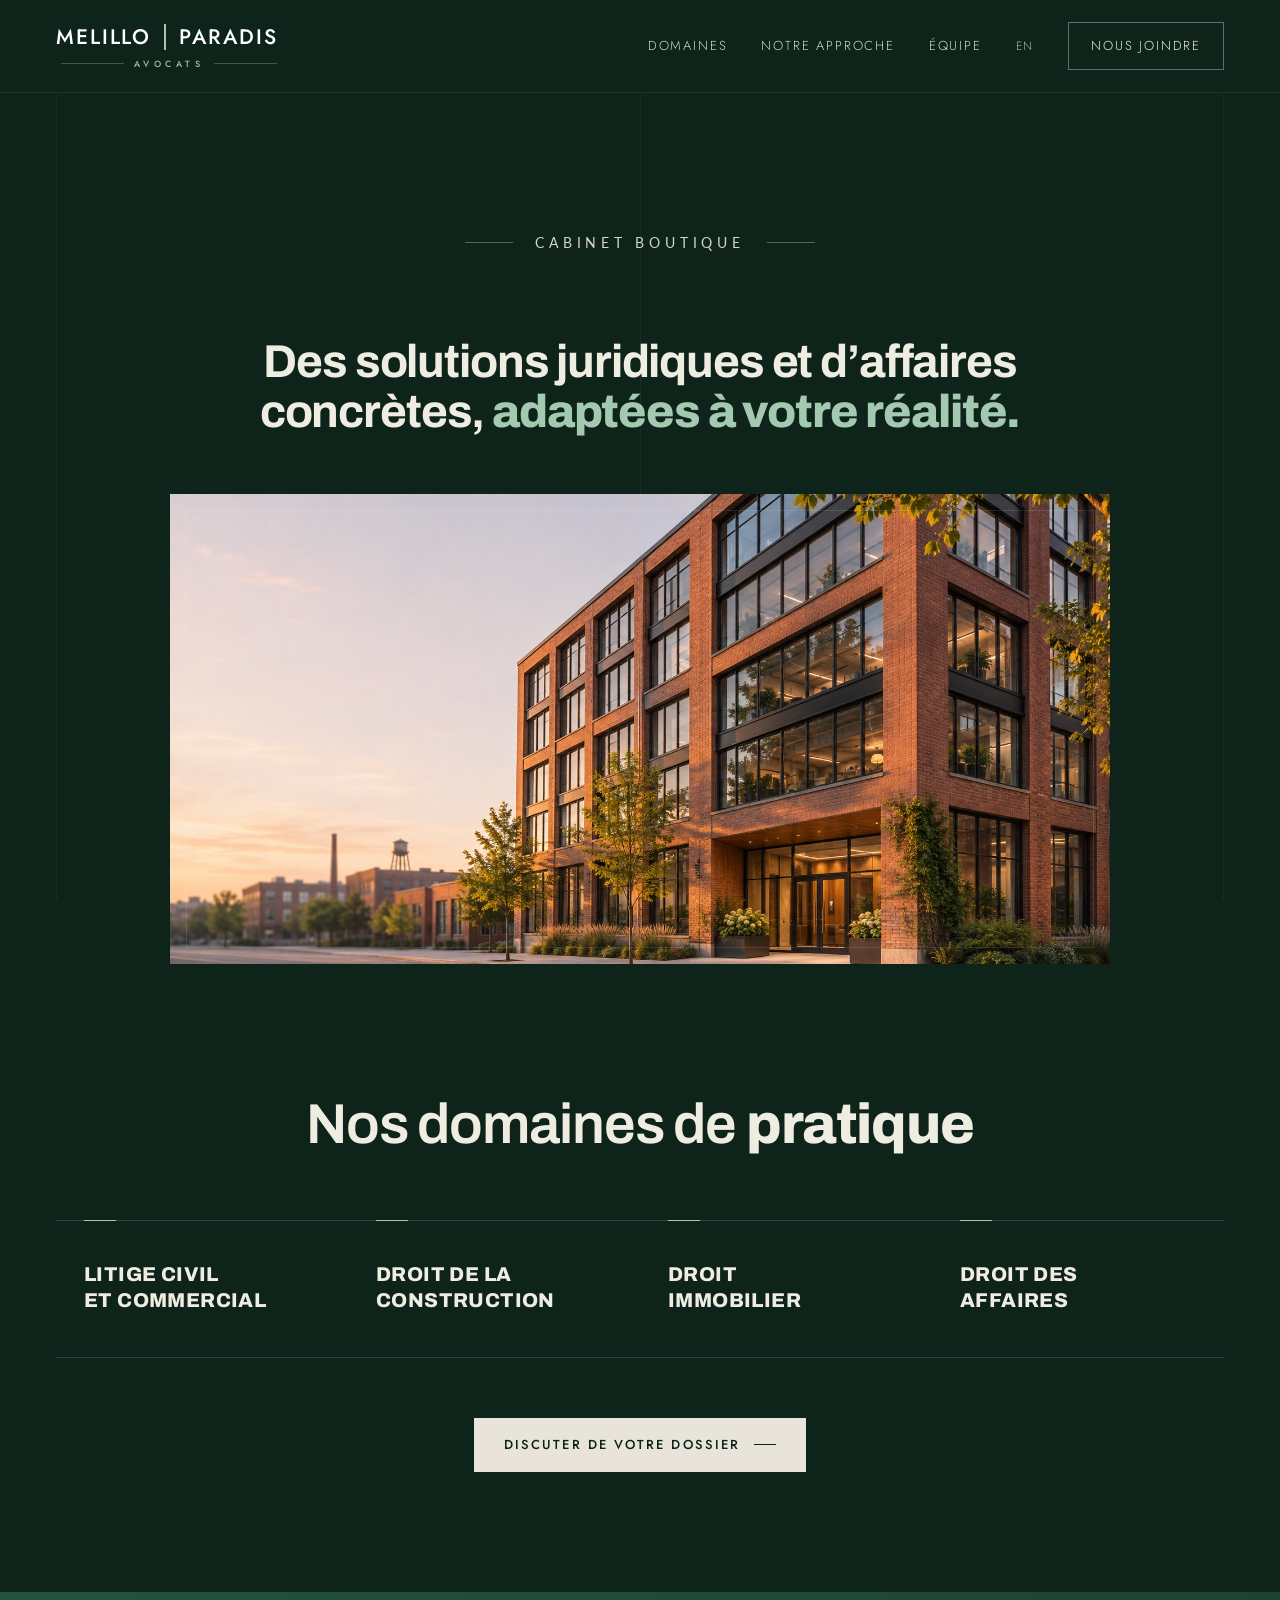
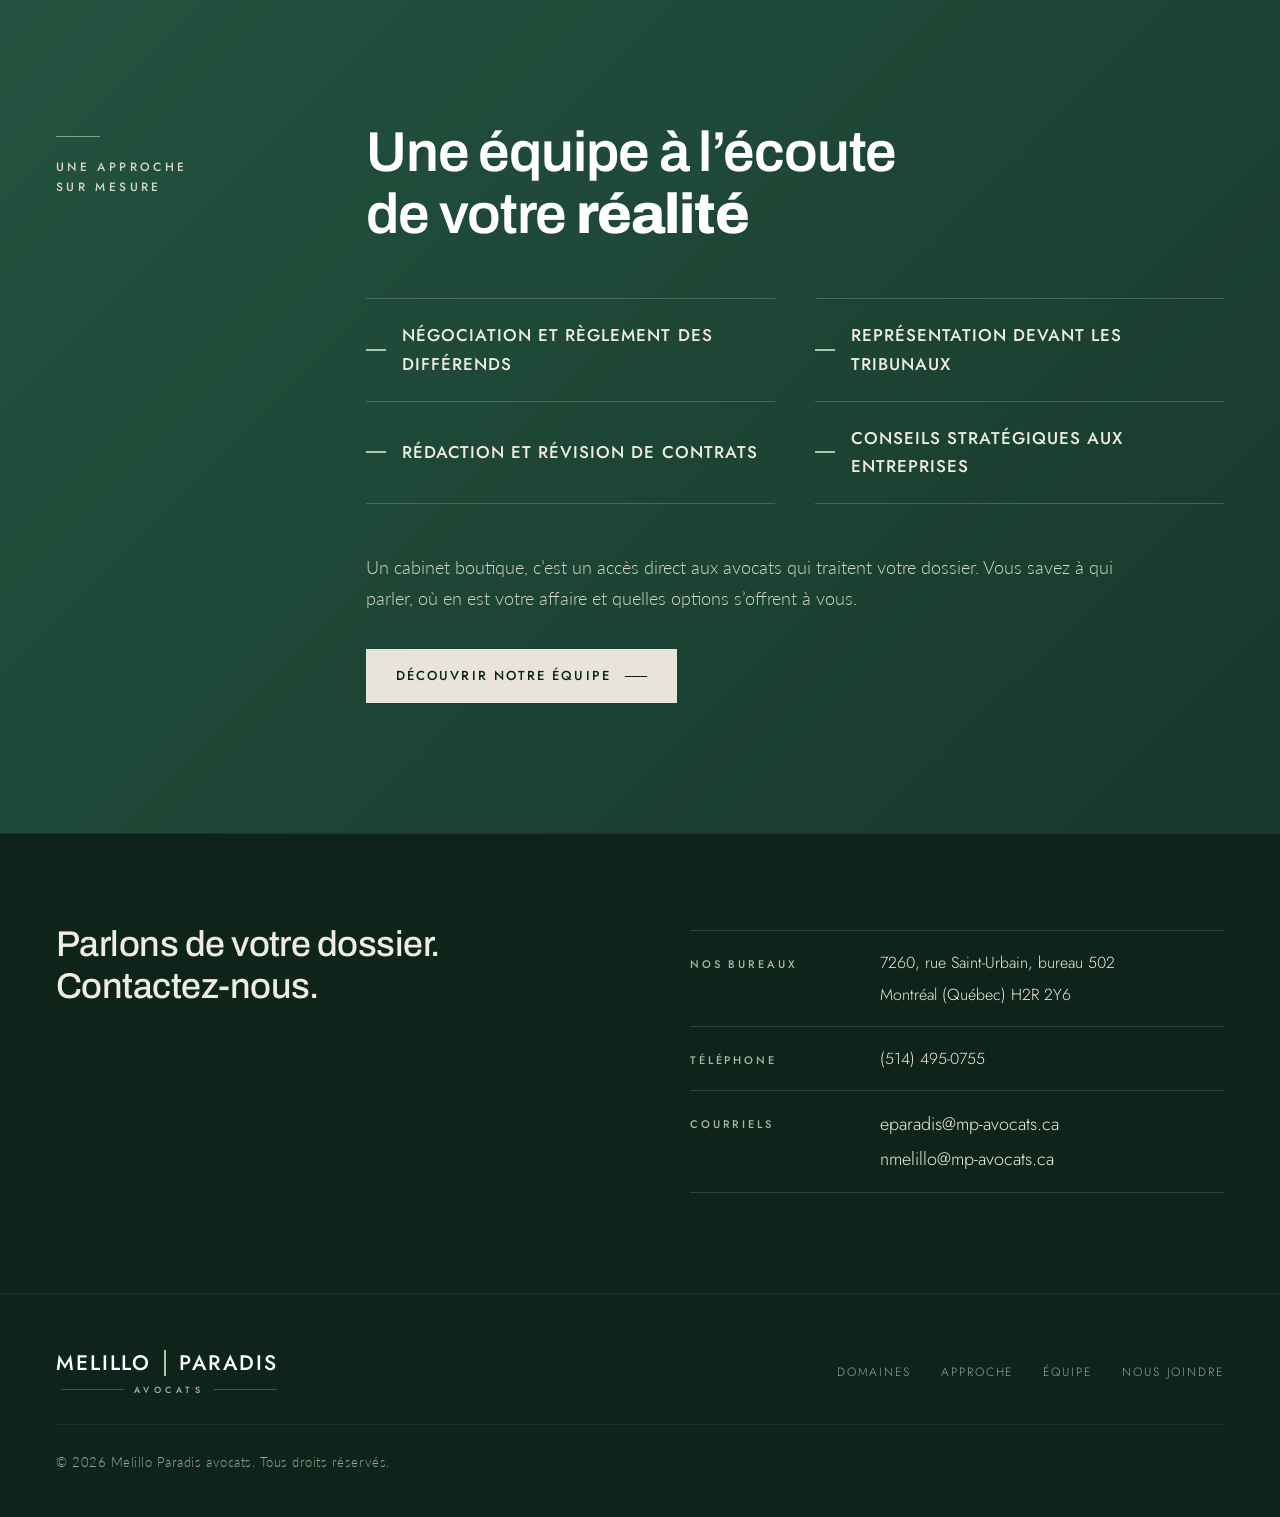
<file: index.html>
<!doctype html>
<html lang="fr-CA" class="js">
<head>
<meta charset="utf-8">
<meta name="viewport" content="width=device-width,initial-scale=1">
<title>Melillo Paradis avocats | Litige, construction et immobilier à Montréal</title>
<meta name="description" content="Cabinet d’avocats boutique à Montréal, sur la Rive-Nord et dans les Laurentides : litige civil et commercial, construction, immobilier et affaires.">
<link rel="canonical" href="https://mp-avocats.ca/">
<link rel="alternate" hreflang="fr-CA" href="https://mp-avocats.ca/">
<link rel="alternate" hreflang="en-CA" href="https://mp-avocats.ca/en/">
<link rel="alternate" hreflang="x-default" href="https://mp-avocats.ca/">
<meta name="theme-color" content="#10271e">
<meta property="og:type" content="website">
<meta property="og:locale" content="fr_CA">
<meta property="og:site_name" content="Melillo Paradis avocats">
<meta property="og:title" content="Melillo Paradis avocats — Cabinet boutique à Montréal">
<meta property="og:description" content="Des solutions juridiques et d’affaires concrètes, adaptées à votre réalité. Litige civil et commercial, construction, immobilier et affaires.">
<meta property="og:url" content="https://mp-avocats.ca/">
<meta property="og:image" content="https://mp-avocats.ca/assets/immeuble-brique.jpg">
<meta property="og:image:width" content="1672">
<meta property="og:image:height" content="941">
<meta name="twitter:card" content="summary_large_image">
<link rel="icon" href="/favicon.ico" sizes="48x48">
<link rel="icon" href="assets/favicon.svg" type="image/svg+xml">
<link rel="icon" href="assets/favicon-192.png" type="image/png" sizes="192x192">
<link rel="apple-touch-icon" href="assets/apple-touch-icon.png">
<link rel="preconnect" href="https://fonts.googleapis.com">
<link rel="preconnect" href="https://fonts.gstatic.com" crossorigin>
<link href="https://fonts.googleapis.com/css2?family=Jost:wght@400;500;600&family=Lato:wght@300;400&family=Archivo:wdth,wght@62..125,400..900&display=swap" rel="stylesheet">
<link rel="stylesheet" href="assets/style.css">
<script type="application/ld+json">
{
 "@context": "https://schema.org",
 "@graph": [
  {
   "@type": [
    "LegalService",
    "Attorney"
   ],
   "@id": "https://mp-avocats.ca/#cabinet",
   "name": "Melillo Paradis avocats",
   "alternateName": [
    "Melillo Paradis",
    "MP avocats",
    "MELILLO PARADIS s.e.n.c.r.l."
   ],
   "description": "Cabinet d’avocats boutique à Montréal, sur la Rive-Nord et dans les Laurentides : litige civil et commercial, construction, immobilier et affaires.",
   "url": "https://mp-avocats.ca/",
   "logo": "https://mp-avocats.ca/assets/favicon-192.png",
   "image": "https://mp-avocats.ca/assets/immeuble-brique.jpg",
   "address": {
    "@type": "PostalAddress",
    "streetAddress": "7260, rue Saint-Urbain, bureau 502",
    "addressLocality": "Montréal",
    "addressRegion": "QC",
    "postalCode": "H2R 2Y6",
    "addressCountry": "CA"
   },
   "telephone": "+1-514-495-0755",
   "areaServed": [
    {
     "@type": "City",
     "name": "Montréal"
    },
    {
     "@type": "AdministrativeArea",
     "name": "Rive-Nord de Montréal"
    },
    {
     "@type": "AdministrativeArea",
     "name": "Laurentides"
    },
    {
     "@type": "AdministrativeArea",
     "name": "Québec"
    }
   ],
   "knowsAbout": [
    "Litige civil et commercial",
    "Droit de la construction",
    "Droit immobilier",
    "Droit des affaires",
    "Droit commercial",
    "Droit corporatif",
    "Droit de la copropriété",
    "Droit du logement"
   ],
   "founder": [
    {
     "@id": "https://mp-avocats.ca/equipe.html#nicolas-melillo"
    },
    {
     "@id": "https://mp-avocats.ca/equipe.html#etienne-paradis"
    }
   ],
   "employee": [
    {
     "@id": "https://mp-avocats.ca/equipe.html#nicolas-melillo"
    },
    {
     "@id": "https://mp-avocats.ca/equipe.html#etienne-paradis"
    }
   ],
   "hasOfferCatalog": {
    "@type": "OfferCatalog",
    "name": "Domaines de pratique",
    "itemListElement": [
     {
      "@type": "Offer",
      "itemOffered": {
       "@type": "Service",
       "name": "Litige civil et commercial"
      }
     },
     {
      "@type": "Offer",
      "itemOffered": {
       "@type": "Service",
       "name": "Droit de la construction"
      }
     },
     {
      "@type": "Offer",
      "itemOffered": {
       "@type": "Service",
       "name": "Droit immobilier"
      }
     },
     {
      "@type": "Offer",
      "itemOffered": {
       "@type": "Service",
       "name": "Droit des affaires"
      }
     }
    ]
   }
  },
  {
   "@type": "WebSite",
   "@id": "https://mp-avocats.ca/#site",
   "url": "https://mp-avocats.ca/",
   "name": "Melillo Paradis avocats",
   "inLanguage": "fr-CA",
   "publisher": {
    "@id": "https://mp-avocats.ca/#cabinet"
   }
  },
  {
   "@type": "Person",
   "@id": "https://mp-avocats.ca/equipe.html#nicolas-melillo",
   "name": "Nicolas Melillo",
   "honorificPrefix": "Me",
   "givenName": "Nicolas",
   "familyName": "Melillo",
   "jobTitle": "Avocat, associé fondateur",
   "url": "https://mp-avocats.ca/equipe.html#nicolas-melillo",
   "sameAs": [
    "https://www.linkedin.com/in/nicolas-m-844312181/"
   ],
   "worksFor": {
    "@id": "https://mp-avocats.ca/#cabinet"
   },
   "alumniOf": {
    "@type": "CollegeOrUniversity",
    "name": "Université de Sherbrooke"
   },
   "memberOf": {
    "@type": "Organization",
    "name": "Barreau du Québec"
   },
   "description": "Avocat en litige civil, principalement en droit de la construction : vices cachés, vices de conception et de construction, hypothèques légales de la construction, injonctions. Plaide devant la Cour supérieure et la Cour du Québec.",
   "knowsAbout": [
    "Litige civil et commercial",
    "Droit de la construction",
    "Droit immobilier",
    "Droit des affaires"
   ]
  },
  {
   "@type": "Person",
   "@id": "https://mp-avocats.ca/equipe.html#etienne-paradis",
   "name": "Étienne Paradis",
   "honorificPrefix": "Me",
   "givenName": "Étienne",
   "familyName": "Paradis",
   "jobTitle": "Avocat, associé fondateur",
   "url": "https://mp-avocats.ca/equipe.html#etienne-paradis",
   "sameAs": [
    "https://www.linkedin.com/in/%C3%A9tienne-paradis-a6722713a/"
   ],
   "worksFor": {
    "@id": "https://mp-avocats.ca/#cabinet"
   },
   "alumniOf": {
    "@type": "CollegeOrUniversity",
    "name": "Université de Sherbrooke"
   },
   "memberOf": {
    "@type": "Organization",
    "name": "Barreau du Québec"
   },
   "description": "Avocat en litige civil et commercial et en droit des affaires : réclamations de construction, droit immobilier, baux commerciaux, litiges entre actionnaires, conventions entre actionnaires, achat et vente d’entreprises.",
   "knowsAbout": [
    "Litige civil et commercial",
    "Droit de la construction",
    "Droit immobilier",
    "Droit des affaires"
   ]
  }
 ]
}
</script>
</head>
<body class="v-contraste">
<a class="skip" href="#contenu">Aller au contenu</a>
<div class="grid-lines" aria-hidden="true"><i></i><i></i><i></i><i></i><i></i></div>

<header class="site-header">
  <div class="wrap">
    <a class="wordmark" href="./" aria-label="Melillo Paradis avocats, accueil">
      <span class="wordmark__name" aria-hidden="true"><span><span class="wordmark__m">M</span>ELILLO</span><span class="wordmark__bar"></span><span>PARADIS</span></span>
      <span class="wordmark__profession" aria-hidden="true">AVOCATS</span>
    </a>
    <button class="menu-toggle" type="button" aria-expanded="false" aria-controls="nav-principale" aria-label="Ouvrir le menu"><span></span><span></span></button>
    <nav id="nav-principale" aria-label="Navigation principale">
      <a href="#expertises">Domaines</a>
      <a href="#approche">Notre approche</a>
      <a href="equipe.html">Équipe</a>
      <a class="lang-link" href="en/" hreflang="en" lang="en" aria-label="English version">EN</a>
      <a class="nav-cta" href="#contact">Nous joindre</a>
    </nav>
  </div>
</header>

<main id="contenu">
  <section class="hero wrap" aria-labelledby="hero-title">
    <span class="tag tag--center">Cabinet boutique</span>
    <h1 id="hero-title">Des solutions juridiques et d’affaires concrètes, <span class="serif">adaptées à votre réalité.</span></h1>
    <!-- À COMPLÉTER : remplacer par <img src="assets/cabinet.jpg" alt="Les bureaux du cabinet"> -->
    <!-- Image générée par IA : immeuble de bureaux en brique à Montréal. (Autre option : assets/salle-montreal.jpg) -->
    <div class="photo-slot hero-photo reveal"><img src="assets/immeuble-brique.jpg" alt="Immeuble de bureaux en brique au coucher du soleil, à Montréal" width="1672" height="941"></div>
  </section>

  <section class="practices wrap center" id="expertises" aria-labelledby="practices-title">
    <h2 id="practices-title">Nos domaines de <span class="serif">pratique</span></h2>
    <div class="cards">
      <article class="card reveal">
        <h3>Litige civil<br>et commercial</h3>
      </article>
      <article class="card reveal">
        <h3>Droit de la<br>construction</h3>
      </article>
      <article class="card reveal">
        <h3>Droit<br>immobilier</h3>
      </article>
      <article class="card reveal">
        <h3>Droit des<br>affaires</h3>
      </article>
    </div>
    <a class="btn" href="#contact">Discuter de votre dossier</a>
  </section>



  <section class="light" id="approche" aria-labelledby="approche-title">
    <div class="wrap split">
      <span class="eyebrow">Une approche<br>sur mesure</span>
      <div class="reveal">
        <h2 id="approche-title">Une équipe à l’écoute de votre <span class="serif">réalité</span></h2>
        <ul>
          <li>Négociation et règlement des différends</li>
          <li>Représentation devant les tribunaux</li>
          <li>Rédaction et révision de contrats</li>
          <li>Conseils stratégiques aux entreprises</li>
        </ul>
        <p>Un cabinet boutique, c’est un accès direct aux avocats qui traitent votre dossier. Vous savez à qui parler, où en est votre affaire et quelles options s’offrent à vous.</p>
        <a class="btn btn--dark" href="equipe.html">Découvrir notre équipe</a>
      </div>
    </div>
  </section>


  <section class="contact contact--split" id="contact" aria-labelledby="contact-title">
    <div class="wrap">
      <div class="contact-lead">
        <h2 id="contact-title">Parlons de votre dossier.<br>Contactez-nous.</h2>
      </div>
      <!-- Coordonnées : chaque associé. Ajouter le numéro du bureau quand il sera disponible. -->
      <dl class="coords-list coords-list--people">
        <div><dt>Nos bureaux</dt><dd><span>7260, rue Saint-Urbain, bureau 502</span><span>Montréal (Québec) H2R 2Y6</span></dd></div>
        <div><dt>Téléphone</dt><dd><a href="tel:+15144950755">(514) 495-0755</a></dd></div>
        <div><dt>Courriels</dt><dd><a href="mailto:eparadis@mp-avocats.ca">eparadis@mp-avocats.ca</a><a href="mailto:nmelillo@mp-avocats.ca">nmelillo@mp-avocats.ca</a></dd></div>
      </dl>
    </div>
  </section>
</main>

<footer>
  <div class="wrap foot">
    <a class="wordmark" href="./" aria-label="Melillo Paradis avocats, accueil">
      <span class="wordmark__name" aria-hidden="true"><span><span class="wordmark__m">M</span>ELILLO</span><span class="wordmark__bar"></span><span>PARADIS</span></span>
      <span class="wordmark__profession" aria-hidden="true">AVOCATS</span>
    </a>
    <nav aria-label="Pied de page"><a href="#expertises">Domaines</a><a href="#approche">Approche</a><a href="equipe.html">Équipe</a><a href="#contact">Nous joindre</a></nav>
    <span>© <span data-year>2026</span> Melillo Paradis avocats. Tous droits réservés.</span>
  </div>
</footer>
<script>
// Animation d'apparition au défilement
if ('IntersectionObserver' in window) {
  const o = new IntersectionObserver(es => es.forEach(e => {
    if (e.isIntersecting) { e.target.classList.add('seen'); o.unobserve(e.target); }
  }), { threshold: .12 });
  document.querySelectorAll('.reveal').forEach(e => o.observe(e));
} else {
  document.documentElement.classList.remove('js');
}
// Menu mobile
const mt=document.querySelector('.menu-toggle');
if(mt){mt.addEventListener('click',()=>{const h=document.querySelector('.site-header');const o=h.classList.toggle('menu-open');mt.setAttribute('aria-expanded',o);mt.setAttribute('aria-label',o?'Fermer le menu':'Ouvrir le menu');});
document.querySelectorAll('#nav-principale a').forEach(a=>a.addEventListener('click',()=>{document.querySelector('.site-header').classList.remove('menu-open');mt.setAttribute('aria-expanded','false');}));}
document.querySelectorAll('[data-year]').forEach(e => e.textContent = new Date().getFullYear());
</script>
<!-- Cloudflare Web Analytics --><script defer src='https://static.cloudflareinsights.com/beacon.min.js' data-cf-beacon='{"token": "84b70b4751b44b499971bb3df22b02e4"}'></script><!-- End Cloudflare Web Analytics -->
</body>
</html>
</file>
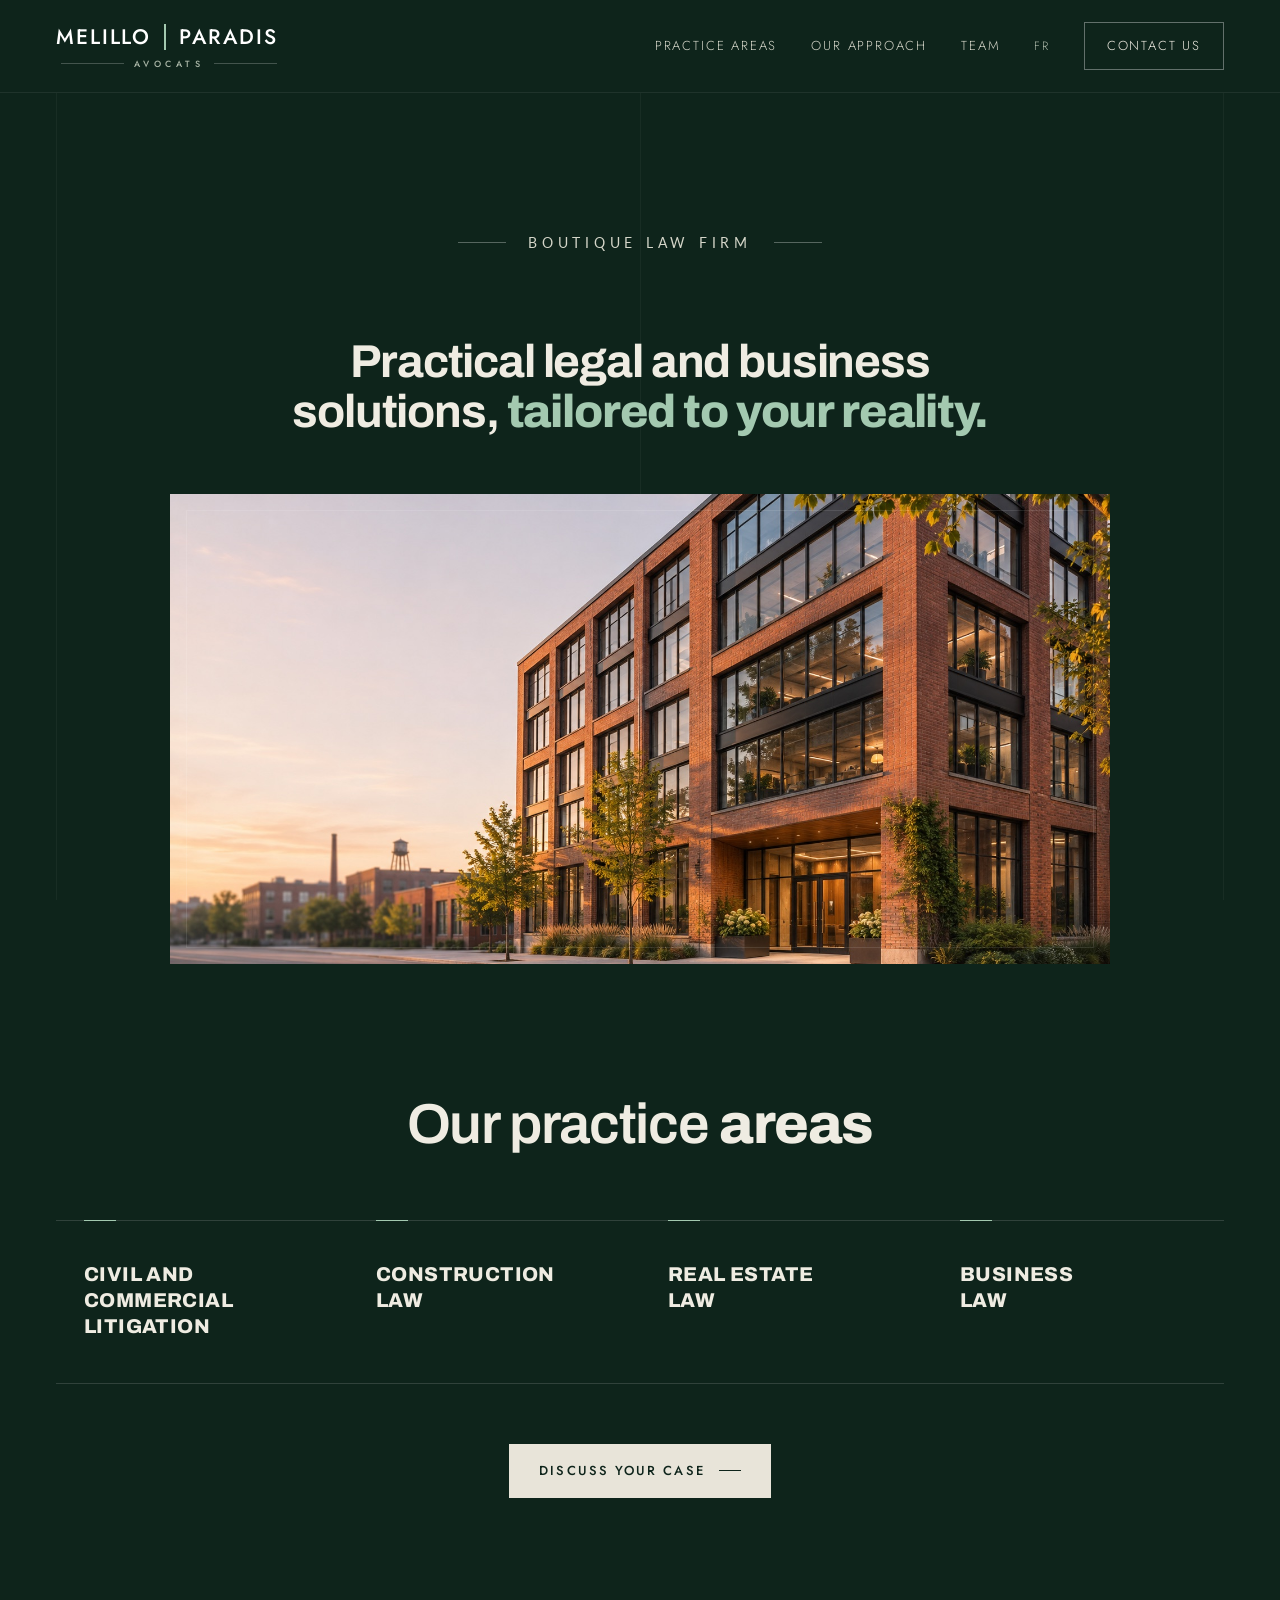
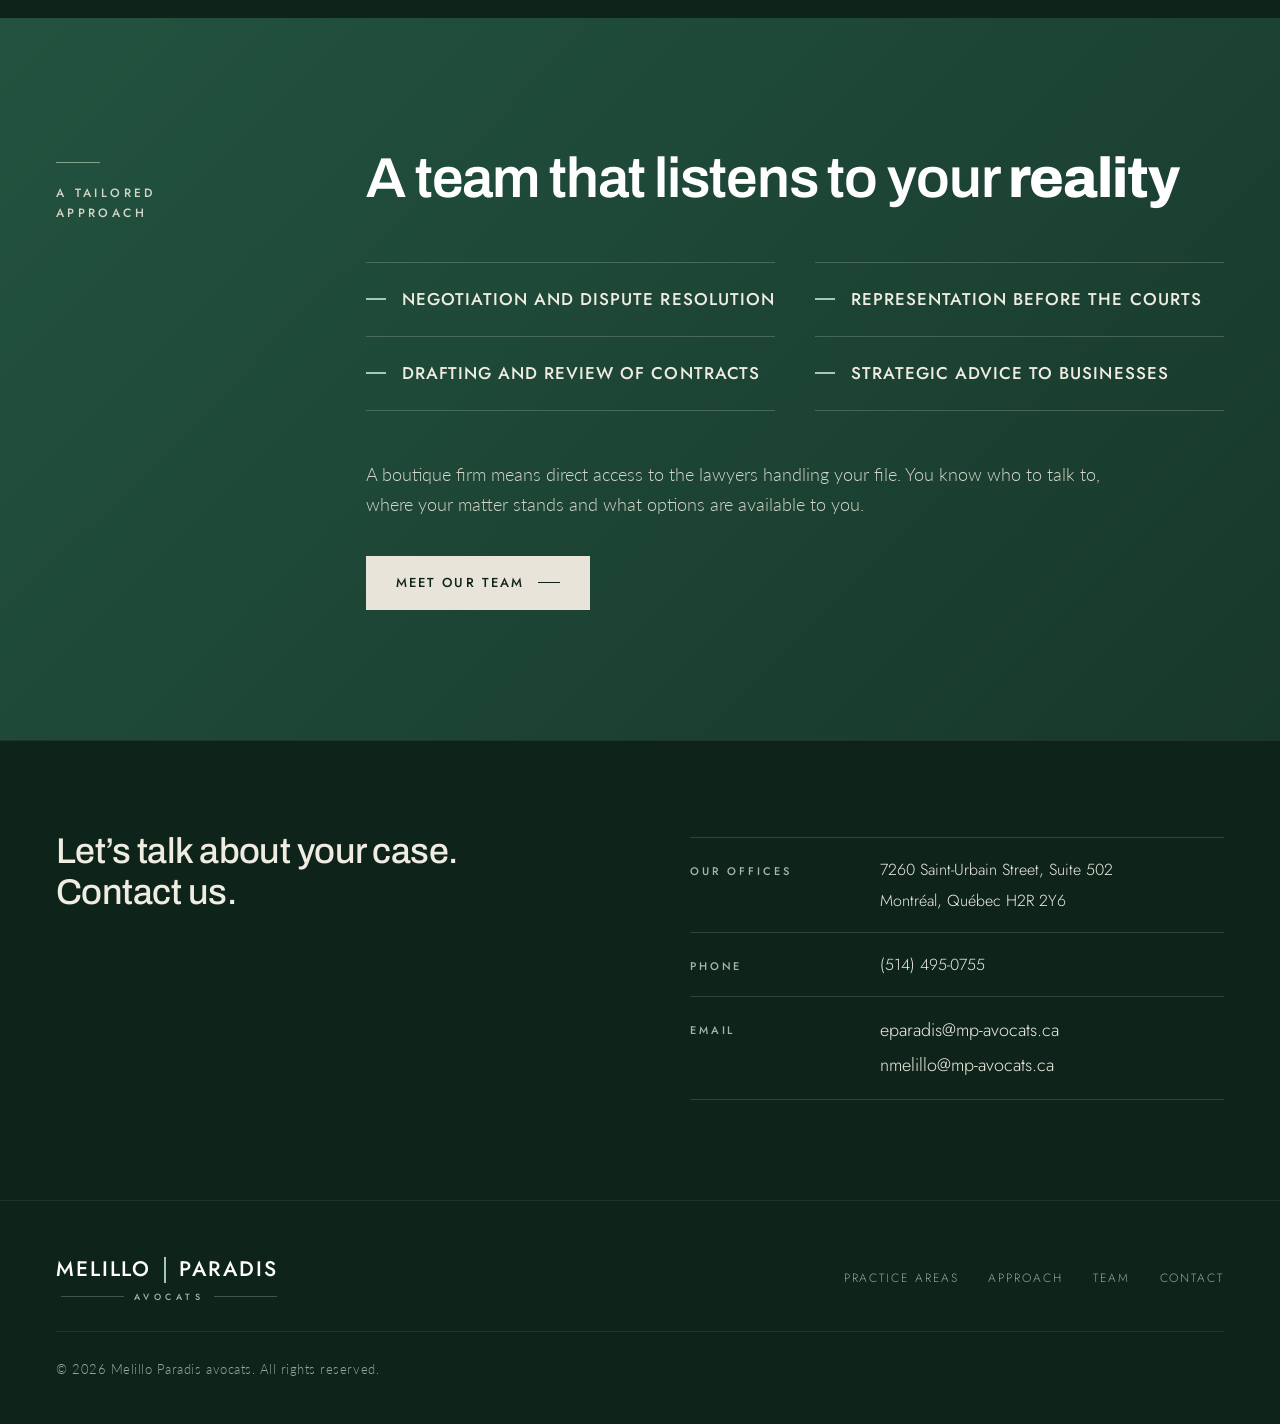
<file: en/index.html>
<!doctype html>
<html lang="en-CA" class="js">
<head>
<meta charset="utf-8">
<meta name="viewport" content="width=device-width,initial-scale=1">
<title>Melillo Paradis avocats | Litigation, construction and real estate lawyers in Montréal</title>
<meta name="description" content="Boutique law firm serving Montréal, the North Shore and the Laurentians: civil and commercial litigation, construction, real estate and business law.">
<link rel="canonical" href="https://mp-avocats.ca/en/">
<link rel="alternate" hreflang="fr-CA" href="https://mp-avocats.ca/">
<link rel="alternate" hreflang="en-CA" href="https://mp-avocats.ca/en/">
<link rel="alternate" hreflang="x-default" href="https://mp-avocats.ca/">
<meta name="theme-color" content="#10271e">
<meta property="og:type" content="website">
<meta property="og:locale" content="en_CA">
<meta property="og:site_name" content="Melillo Paradis avocats">
<meta property="og:title" content="Melillo Paradis avocats | Litigation, construction and real estate lawyers in Montréal">
<meta property="og:description" content="Boutique law firm serving Montréal, the North Shore and the Laurentians: civil and commercial litigation, construction, real estate and business law.">
<meta property="og:url" content="https://mp-avocats.ca/en/">
<meta property="og:image" content="https://mp-avocats.ca/assets/immeuble-brique.jpg">
<meta name="twitter:card" content="summary_large_image">
<link rel="icon" href="/favicon.ico" sizes="48x48">
<link rel="icon" href="../assets/favicon.svg" type="image/svg+xml">
<link rel="icon" href="../assets/favicon-192.png" type="image/png" sizes="192x192">
<link rel="apple-touch-icon" href="../assets/apple-touch-icon.png">
<link rel="preconnect" href="https://fonts.googleapis.com">
<link rel="preconnect" href="https://fonts.gstatic.com" crossorigin>
<link href="https://fonts.googleapis.com/css2?family=Jost:wght@400;500;600&family=Lato:wght@300;400&family=Archivo:wdth,wght@62..125,400..900&display=swap" rel="stylesheet">
<link rel="stylesheet" href="../assets/style.css">
</head>
<body class="v-contraste">
<a class="skip" href="#contenu">Skip to content</a>
<div class="grid-lines" aria-hidden="true"><i></i><i></i><i></i><i></i><i></i></div>

<header class="site-header">
  <div class="wrap">
    <a class="wordmark" href="./" aria-label="Melillo Paradis avocats, home">
      <span class="wordmark__name" aria-hidden="true"><span><span class="wordmark__m">M</span>ELILLO</span><span class="wordmark__bar"></span><span>PARADIS</span></span>
      <span class="wordmark__profession" aria-hidden="true">AVOCATS</span>
    </a>
    <button class="menu-toggle" type="button" aria-expanded="false" aria-controls="nav-principale" aria-label="Open menu"><span></span><span></span></button>
    <nav id="nav-principale" aria-label="Main navigation">
      <a href="./#expertises">Practice areas</a>
      <a href="./#approche">Our approach</a>
      <a href="team.html">Team</a>
      <a class="lang-link" href="../" hreflang="fr" lang="fr" aria-label="Version française">FR</a>
      <a class="nav-cta" href="#contact">Contact us</a>
    </nav>
  </div>
</header>

<main id="contenu">
  <section class="hero wrap" aria-labelledby="hero-title">
    <span class="tag tag--center">Boutique law firm</span>
    <h1 id="hero-title">Practical legal and business solutions, <span class="serif">tailored to your reality.</span></h1>
    <div class="photo-slot hero-photo reveal"><img src="../assets/immeuble-brique.jpg" alt="Brick office building at sunset in Montréal" width="1672" height="941"></div>
  </section>

  <section class="practices wrap center" id="expertises" aria-labelledby="practices-title">
    <h2 id="practices-title">Our practice <span class="serif">areas</span></h2>
    <div class="cards">
      <article class="card reveal">
        <h3>Civil and<br>commercial litigation</h3>
      </article>
      <article class="card reveal">
        <h3>Construction<br>law</h3>
      </article>
      <article class="card reveal">
        <h3>Real estate<br>law</h3>
      </article>
      <article class="card reveal">
        <h3>Business<br>law</h3>
      </article>
    </div>
    <a class="btn" href="#contact">Discuss your case</a>
  </section>

  <section class="light" id="approche" aria-labelledby="approche-title">
    <div class="wrap split">
      <span class="eyebrow">A tailored<br>approach</span>
      <div class="reveal">
        <h2 id="approche-title">A team that listens to your <span class="serif">reality</span></h2>
        <ul>
          <li>Negotiation and dispute resolution</li>
          <li>Representation before the courts</li>
          <li>Drafting and review of contracts</li>
          <li>Strategic advice to businesses</li>
        </ul>
        <p>A boutique firm means direct access to the lawyers handling your file. You know who to talk to, where your matter stands and what options are available to you.</p>
        <a class="btn btn--dark" href="team.html">Meet our team</a>
      </div>
    </div>
  </section>

  <section class="contact contact--split" id="contact" aria-labelledby="contact-title">
    <div class="wrap">
      <div class="contact-lead">
        <h2 id="contact-title">Let’s talk about your case.<br>Contact us.</h2>
      </div>
      <dl class="coords-list coords-list--people">
        <div><dt>Our offices</dt><dd><span>7260 Saint-Urbain Street, Suite 502</span><span>Montréal, Québec H2R 2Y6</span></dd></div>
        <div><dt>Phone</dt><dd><a href="tel:+15144950755">(514) 495-0755</a></dd></div>
        <div><dt>Email</dt><dd><a href="mailto:eparadis@mp-avocats.ca">eparadis@mp-avocats.ca</a><a href="mailto:nmelillo@mp-avocats.ca">nmelillo@mp-avocats.ca</a></dd></div>
      </dl>
    </div>
  </section>
</main>

<footer>
  <div class="wrap foot">
    <a class="wordmark" href="./" aria-label="Melillo Paradis avocats, home">
      <span class="wordmark__name" aria-hidden="true"><span><span class="wordmark__m">M</span>ELILLO</span><span class="wordmark__bar"></span><span>PARADIS</span></span>
      <span class="wordmark__profession" aria-hidden="true">AVOCATS</span>
    </a>
    <nav aria-label="Footer"><a href="./#expertises">Practice areas</a><a href="./#approche">Approach</a><a href="team.html">Team</a><a href="#contact">Contact</a></nav>
    <span>© <span data-year>2026</span> Melillo Paradis avocats. All rights reserved.</span>
  </div>
</footer>
<script>
// Animation d'apparition au défilement
if ('IntersectionObserver' in window) {
  const o = new IntersectionObserver(es => es.forEach(e => {
    if (e.isIntersecting) { e.target.classList.add('seen'); o.unobserve(e.target); }
  }), { threshold: .12 });
  document.querySelectorAll('.reveal').forEach(e => o.observe(e));
} else {
  document.documentElement.classList.remove('js');
}
// Menu mobile
const mt=document.querySelector('.menu-toggle');
if(mt){mt.addEventListener('click',()=>{const h=document.querySelector('.site-header');const o=h.classList.toggle('menu-open');mt.setAttribute('aria-expanded',o);mt.setAttribute('aria-label',o?'Close menu':'Open menu');});
document.querySelectorAll('#nav-principale a').forEach(a=>a.addEventListener('click',()=>{document.querySelector('.site-header').classList.remove('menu-open');mt.setAttribute('aria-expanded','false');}));}
document.querySelectorAll('[data-year]').forEach(e => e.textContent = new Date().getFullYear());
</script>
<!-- Cloudflare Web Analytics --><script defer src='https://static.cloudflareinsights.com/beacon.min.js' data-cf-beacon='{"token": "84b70b4751b44b499971bb3df22b02e4"}'></script><!-- End Cloudflare Web Analytics -->
</body>
</html>
</file>
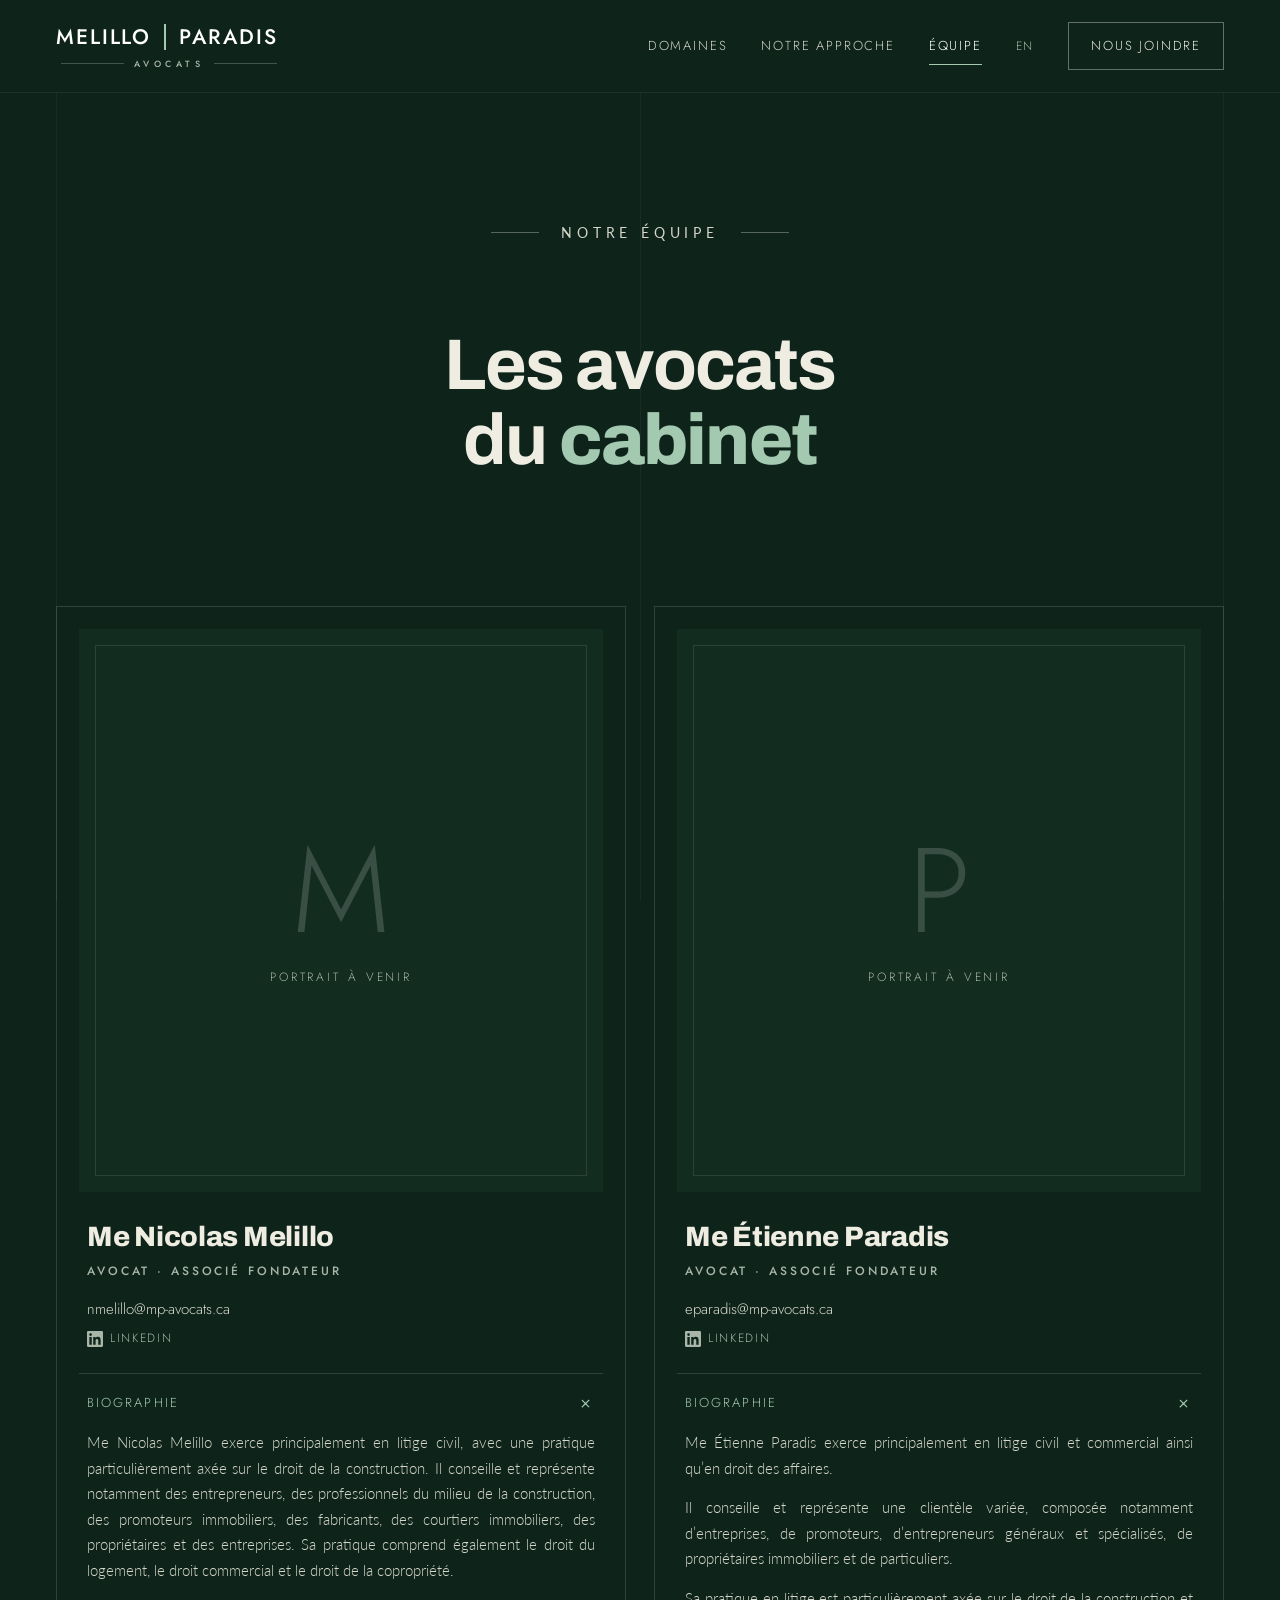
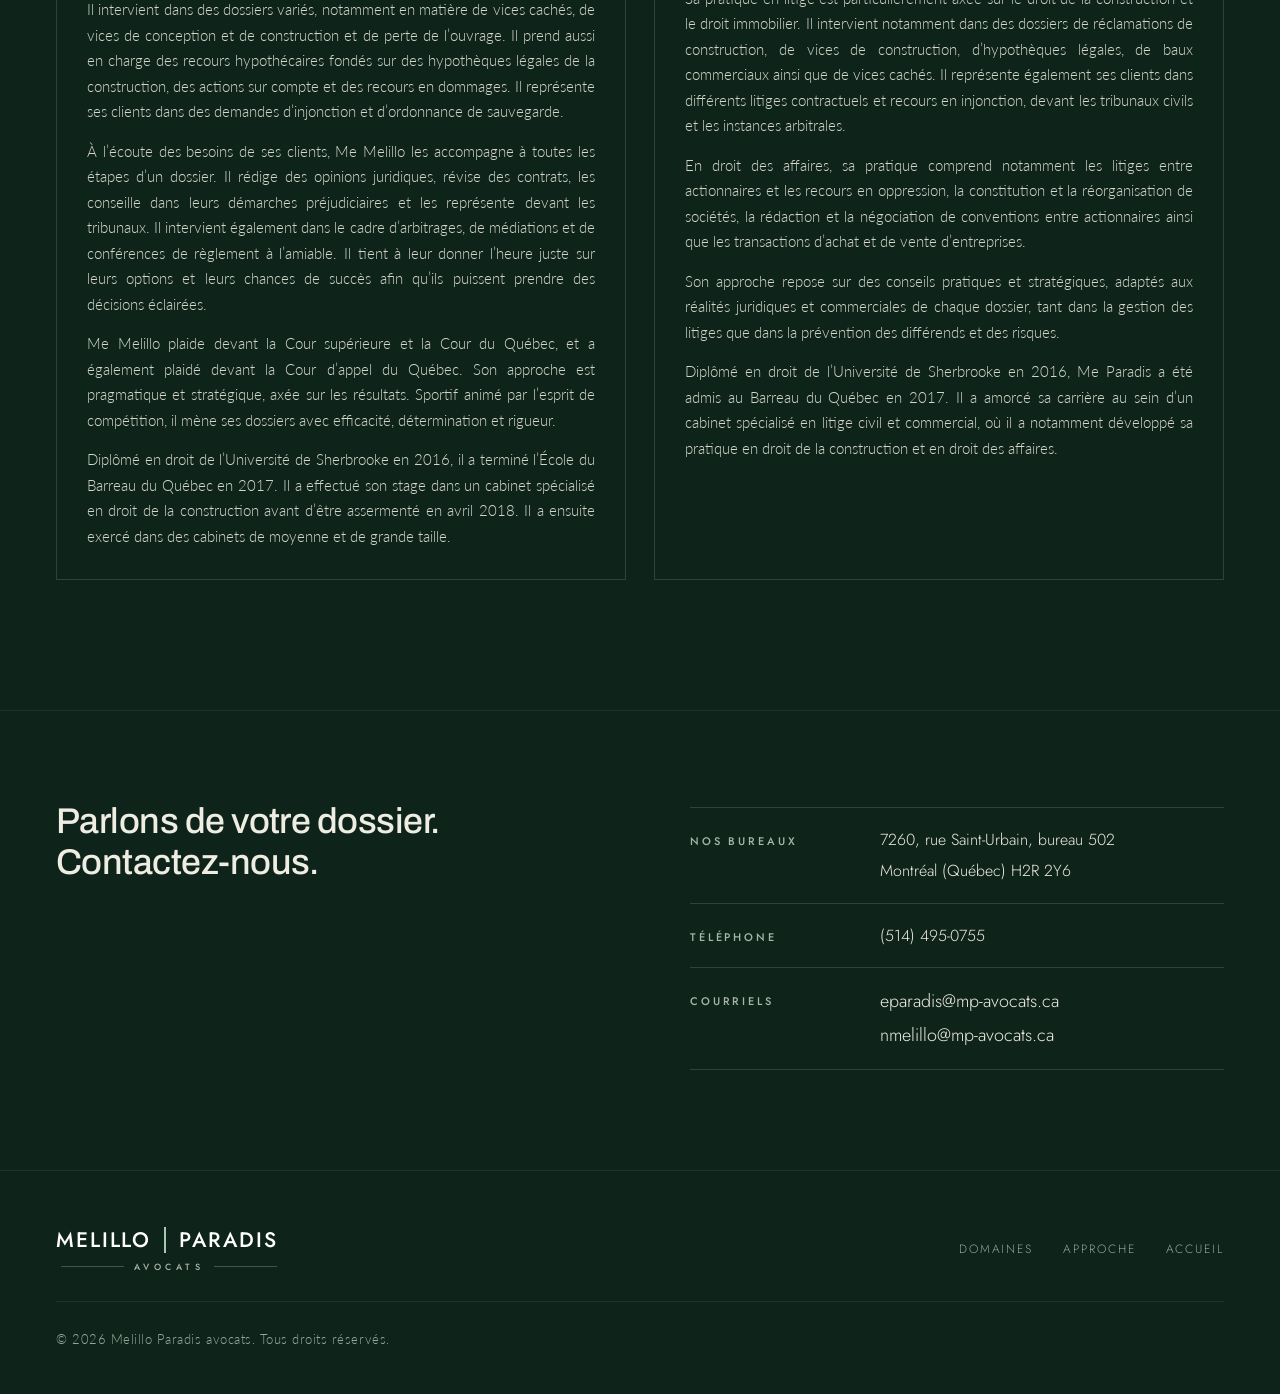
<file: equipe.html>
<!doctype html>
<html lang="fr-CA" class="js">
<head>
<meta charset="utf-8">
<meta name="viewport" content="width=device-width,initial-scale=1">
<title>Me Nicolas Melillo et Me Étienne Paradis | Melillo Paradis avocats</title>
<meta name="description" content="Me Nicolas Melillo et Me Étienne Paradis, avocats associés fondateurs de Melillo Paradis à Montréal : litige, construction, immobilier et affaires.">
<link rel="canonical" href="https://mp-avocats.ca/equipe.html">
<link rel="alternate" hreflang="fr-CA" href="https://mp-avocats.ca/equipe.html">
<link rel="alternate" hreflang="en-CA" href="https://mp-avocats.ca/en/team.html">
<link rel="alternate" hreflang="x-default" href="https://mp-avocats.ca/equipe.html">
<meta name="theme-color" content="#10271e">
<meta property="og:type" content="profile">
<meta property="og:locale" content="fr_CA">
<meta property="og:site_name" content="Melillo Paradis avocats">
<meta property="og:title" content="L’équipe — Melillo Paradis avocats">
<meta property="og:description" content="Me Nicolas Melillo et Me Étienne Paradis, avocats associés fondateurs.">
<meta property="og:url" content="https://mp-avocats.ca/equipe.html">
<meta property="og:image" content="https://mp-avocats.ca/assets/immeuble-brique.jpg">
<meta name="twitter:card" content="summary_large_image">
<script type="application/ld+json">
{
 "@context": "https://schema.org",
 "@graph": [
  {
   "@type": "ProfilePage",
   "@id": "https://mp-avocats.ca/equipe.html",
   "url": "https://mp-avocats.ca/equipe.html",
   "name": "Équipe — Melillo Paradis avocats",
   "isPartOf": {
    "@id": "https://mp-avocats.ca/#site"
   },
   "about": {
    "@id": "https://mp-avocats.ca/#cabinet"
   },
   "mainEntity": [
    {
     "@id": "https://mp-avocats.ca/equipe.html#nicolas-melillo"
    },
    {
     "@id": "https://mp-avocats.ca/equipe.html#etienne-paradis"
    }
   ]
  },
  {
   "@type": "Person",
   "@id": "https://mp-avocats.ca/equipe.html#nicolas-melillo",
   "name": "Nicolas Melillo",
   "honorificPrefix": "Me",
   "givenName": "Nicolas",
   "familyName": "Melillo",
   "jobTitle": "Avocat, associé fondateur",
   "url": "https://mp-avocats.ca/equipe.html#nicolas-melillo",
   "sameAs": [
    "https://www.linkedin.com/in/nicolas-m-844312181/"
   ],
   "worksFor": {
    "@id": "https://mp-avocats.ca/#cabinet"
   },
   "alumniOf": {
    "@type": "CollegeOrUniversity",
    "name": "Université de Sherbrooke"
   },
   "memberOf": {
    "@type": "Organization",
    "name": "Barreau du Québec"
   },
   "description": "Avocat en litige civil, principalement en droit de la construction : vices cachés, vices de conception et de construction, hypothèques légales de la construction, injonctions. Plaide devant la Cour supérieure et la Cour du Québec.",
   "knowsAbout": [
    "Litige civil et commercial",
    "Droit de la construction",
    "Droit immobilier",
    "Droit des affaires"
   ]
  },
  {
   "@type": "Person",
   "@id": "https://mp-avocats.ca/equipe.html#etienne-paradis",
   "name": "Étienne Paradis",
   "honorificPrefix": "Me",
   "givenName": "Étienne",
   "familyName": "Paradis",
   "jobTitle": "Avocat, associé fondateur",
   "url": "https://mp-avocats.ca/equipe.html#etienne-paradis",
   "sameAs": [
    "https://www.linkedin.com/in/%C3%A9tienne-paradis-a6722713a/"
   ],
   "worksFor": {
    "@id": "https://mp-avocats.ca/#cabinet"
   },
   "alumniOf": {
    "@type": "CollegeOrUniversity",
    "name": "Université de Sherbrooke"
   },
   "memberOf": {
    "@type": "Organization",
    "name": "Barreau du Québec"
   },
   "description": "Avocat en litige civil et commercial et en droit des affaires : réclamations de construction, droit immobilier, baux commerciaux, litiges entre actionnaires, conventions entre actionnaires, achat et vente d’entreprises.",
   "knowsAbout": [
    "Litige civil et commercial",
    "Droit de la construction",
    "Droit immobilier",
    "Droit des affaires"
   ]
  },
  {
   "@type": [
    "LegalService",
    "Attorney"
   ],
   "@id": "https://mp-avocats.ca/#cabinet",
   "name": "Melillo Paradis avocats",
   "url": "https://mp-avocats.ca/",
   "address": {
    "@type": "PostalAddress",
    "streetAddress": "7260, rue Saint-Urbain, bureau 502",
    "addressLocality": "Montréal",
    "addressRegion": "QC",
    "postalCode": "H2R 2Y6",
    "addressCountry": "CA"
   }
  }
 ]
}
</script>
<link rel="icon" href="/favicon.ico" sizes="48x48">
<link rel="icon" href="assets/favicon.svg" type="image/svg+xml">
<link rel="icon" href="assets/favicon-192.png" type="image/png" sizes="192x192">
<link rel="apple-touch-icon" href="assets/apple-touch-icon.png">
<link rel="preconnect" href="https://fonts.googleapis.com">
<link rel="preconnect" href="https://fonts.gstatic.com" crossorigin>
<link href="https://fonts.googleapis.com/css2?family=Jost:wght@400;500;600&family=Lato:wght@300;400&family=Archivo:wdth,wght@62..125,400..900&display=swap" rel="stylesheet">
<link rel="stylesheet" href="assets/style.css">
</head>
<body class="v-contraste">
<a class="skip" href="#contenu">Aller au contenu</a>
<div class="grid-lines" aria-hidden="true"><i></i><i></i><i></i><i></i><i></i></div>

<header class="site-header">
  <div class="wrap">
    <a class="wordmark" href="./" aria-label="Melillo Paradis avocats, accueil">
      <span class="wordmark__name" aria-hidden="true"><span><span class="wordmark__m">M</span>ELILLO</span><span class="wordmark__bar"></span><span>PARADIS</span></span>
      <span class="wordmark__profession" aria-hidden="true">AVOCATS</span>
    </a>
    <button class="menu-toggle" type="button" aria-expanded="false" aria-controls="nav-principale" aria-label="Ouvrir le menu"><span></span><span></span></button>
    <nav id="nav-principale" aria-label="Navigation principale">
      <a href="./#expertises">Domaines</a>
      <a href="./#approche">Notre approche</a>
      <a href="equipe.html" aria-current="page">Équipe</a>
      <a class="lang-link" href="en/team.html" hreflang="en" lang="en" aria-label="English version">EN</a>
      <a class="nav-cta" href="#contact">Nous joindre</a>
    </nav>
  </div>
</header>

<main id="contenu">
  <section class="team-hero wrap">
    <span class="tag tag--center">Notre équipe</span>
    <h1>Les avocats<br>du <span class="serif">cabinet</span></h1>
  </section>

  <section class="wrap people" aria-label="Profils des avocats">
    <!--
      POUR AJOUTER UNE PERSONNE : copier un bloc <article class="person reveal"> ... </article> au complet,
      le coller à la suite, puis changer :
        - la photo : remplacer <div><b>M</b><span>Portrait à venir</span></div>
          par <img src="assets/prenom-nom.jpg" alt="Portrait de Prénom Nom">
        - le nom, le titre (ex. Avocat · Associé, Avocat, Adjointe juridique), le courriel et la biographie.
      La grille s'ajuste toute seule au nombre de personnes.
    -->
    <article class="person reveal" id="nicolas-melillo">
      <div class="photo-slot"><div><b>M</b><span>Portrait à venir</span></div></div>
      <h2>Me Nicolas Melillo</h2>
      <p class="role">Avocat · Associé fondateur</p>
      <p class="person__contact"><a href="mailto:nmelillo@mp-avocats.ca">nmelillo@mp-avocats.ca</a><br><a class="linkedin" href="https://www.linkedin.com/in/nicolas-m-844312181/" target="_blank" rel="noopener" aria-label="Profil LinkedIn de Me Nicolas Melillo"><svg viewBox="0 0 24 24" width="16" height="16" aria-hidden="true" focusable="false"><path fill="currentColor" d="M20.45 20.45h-3.56v-5.57c0-1.33-.02-3.04-1.85-3.04-1.85 0-2.14 1.45-2.14 2.94v5.67H9.35V9h3.41v1.56h.05c.48-.9 1.64-1.85 3.37-1.85 3.6 0 4.27 2.37 4.27 5.46v6.28zM5.34 7.43a2.06 2.06 0 1 1 0-4.13 2.06 2.06 0 0 1 0 4.13zM7.12 20.45H3.56V9h3.56v11.45zM22.22 0H1.77C.79 0 0 .77 0 1.73v20.54C0 23.23.79 24 1.77 24h20.45c.98 0 1.78-.77 1.78-1.73V1.73C24 .77 23.2 0 22.22 0z"/></svg><span>LinkedIn</span></a></p>
      <details open>
        <summary>Biographie</summary>
        <div class="person__bio">
          <p>Me Nicolas Melillo exerce principalement en litige civil, avec une pratique particulièrement axée sur le droit de la construction. Il conseille et représente notamment des entrepreneurs, des professionnels du milieu de la construction, des promoteurs immobiliers, des fabricants, des courtiers immobiliers, des propriétaires et des entreprises. Sa pratique comprend également le droit du logement, le droit commercial et le droit de la copropriété.</p>
          <p>Il intervient dans des dossiers variés, notamment en matière de vices cachés, de vices de conception et de construction et de perte de l’ouvrage. Il prend aussi en charge des recours hypothécaires fondés sur des hypothèques légales de la construction, des actions sur compte et des recours en dommages. Il représente ses clients dans des demandes d’injonction et d’ordonnance de sauvegarde.</p>
          <p>À l’écoute des besoins de ses clients, Me Melillo les accompagne à toutes les étapes d’un dossier. Il rédige des opinions juridiques, révise des contrats, les conseille dans leurs démarches préjudiciaires et les représente devant les tribunaux. Il intervient également dans le cadre d’arbitrages, de médiations et de conférences de règlement à l’amiable. Il tient à leur donner l’heure juste sur leurs options et leurs chances de succès afin qu’ils puissent prendre des décisions éclairées.</p>
          <p>Me Melillo plaide devant la Cour supérieure et la Cour du Québec, et a également plaidé devant la Cour d’appel du Québec. Son approche est pragmatique et stratégique, axée sur les résultats. Sportif animé par l’esprit de compétition, il mène ses dossiers avec efficacité, détermination et rigueur.</p>
          <p>Diplômé en droit de l’Université de Sherbrooke en 2016, il a terminé l’École du Barreau du Québec en 2017. Il a effectué son stage dans un cabinet spécialisé en droit de la construction avant d’être assermenté en avril 2018. Il a ensuite exercé dans des cabinets de moyenne et de grande taille.</p>
        </div>
      </details>
    </article>
    <article class="person reveal" id="etienne-paradis">
      <div class="photo-slot"><div><b>P</b><span>Portrait à venir</span></div></div>
      <h2>Me Étienne Paradis</h2>
      <p class="role">Avocat · Associé fondateur</p>
      <p class="person__contact"><a href="mailto:eparadis@mp-avocats.ca">eparadis@mp-avocats.ca</a><br><a class="linkedin" href="https://www.linkedin.com/in/%C3%A9tienne-paradis-a6722713a/" target="_blank" rel="noopener" aria-label="Profil LinkedIn de Me Étienne Paradis"><svg viewBox="0 0 24 24" width="16" height="16" aria-hidden="true" focusable="false"><path fill="currentColor" d="M20.45 20.45h-3.56v-5.57c0-1.33-.02-3.04-1.85-3.04-1.85 0-2.14 1.45-2.14 2.94v5.67H9.35V9h3.41v1.56h.05c.48-.9 1.64-1.85 3.37-1.85 3.6 0 4.27 2.37 4.27 5.46v6.28zM5.34 7.43a2.06 2.06 0 1 1 0-4.13 2.06 2.06 0 0 1 0 4.13zM7.12 20.45H3.56V9h3.56v11.45zM22.22 0H1.77C.79 0 0 .77 0 1.73v20.54C0 23.23.79 24 1.77 24h20.45c.98 0 1.78-.77 1.78-1.73V1.73C24 .77 23.2 0 22.22 0z"/></svg><span>LinkedIn</span></a></p>
      <details open>
        <summary>Biographie</summary>
        <div class="person__bio">
          <p>Me Étienne Paradis exerce principalement en litige civil et commercial ainsi qu’en droit des affaires.</p>
          <p>Il conseille et représente une clientèle variée, composée notamment d’entreprises, de promoteurs, d’entrepreneurs généraux et spécialisés, de propriétaires immobiliers et de particuliers.</p>
          <p>Sa pratique en litige est particulièrement axée sur le droit de la construction et le droit immobilier. Il intervient notamment dans des dossiers de réclamations de construction, de vices de construction, d’hypothèques légales, de baux commerciaux ainsi que de vices cachés. Il représente également ses clients dans différents litiges contractuels et recours en injonction, devant les tribunaux civils et les instances arbitrales.</p>
          <p>En droit des affaires, sa pratique comprend notamment les litiges entre actionnaires et les recours en oppression, la constitution et la réorganisation de sociétés, la rédaction et la négociation de conventions entre actionnaires ainsi que les transactions d’achat et de vente d’entreprises.</p>
          <p>Son approche repose sur des conseils pratiques et stratégiques, adaptés aux réalités juridiques et commerciales de chaque dossier, tant dans la gestion des litiges que dans la prévention des différends et des risques.</p>
          <p>Diplômé en droit de l’Université de Sherbrooke en 2016, Me Paradis a été admis au Barreau du Québec en 2017. Il a amorcé sa carrière au sein d’un cabinet spécialisé en litige civil et commercial, où il a notamment développé sa pratique en droit de la construction et en droit des affaires.</p>
        </div>
      </details>
    </article>
  </section>

  <section class="contact contact--split" id="contact" aria-labelledby="contact-title">
    <div class="wrap">
      <div class="contact-lead">
        <h2 id="contact-title">Parlons de votre dossier.<br>Contactez-nous.</h2>
      </div>
      <!-- Coordonnées : chaque associé. Ajouter le numéro du bureau quand il sera disponible. -->
      <dl class="coords-list coords-list--people">
        <div><dt>Nos bureaux</dt><dd><span>7260, rue Saint-Urbain, bureau 502</span><span>Montréal (Québec) H2R 2Y6</span></dd></div>
        <div><dt>Téléphone</dt><dd><a href="tel:+15144950755">(514) 495-0755</a></dd></div>
        <div><dt>Courriels</dt><dd><a href="mailto:eparadis@mp-avocats.ca">eparadis@mp-avocats.ca</a><a href="mailto:nmelillo@mp-avocats.ca">nmelillo@mp-avocats.ca</a></dd></div>
      </dl>
    </div>
  </section>
</main>

<footer>
  <div class="wrap foot">
    <a class="wordmark" href="./" aria-label="Melillo Paradis avocats, accueil">
      <span class="wordmark__name" aria-hidden="true"><span><span class="wordmark__m">M</span>ELILLO</span><span class="wordmark__bar"></span><span>PARADIS</span></span>
      <span class="wordmark__profession" aria-hidden="true">AVOCATS</span>
    </a>
    <nav aria-label="Pied de page"><a href="./#expertises">Domaines</a><a href="./#approche">Approche</a><a href="./">Accueil</a></nav>
    <span>© <span data-year>2026</span> Melillo Paradis avocats. Tous droits réservés.</span>
  </div>
</footer>
<script>
// Animation d'apparition au défilement
if ('IntersectionObserver' in window) {
  const o = new IntersectionObserver(es => es.forEach(e => {
    if (e.isIntersecting) { e.target.classList.add('seen'); o.unobserve(e.target); }
  }), { threshold: .12 });
  document.querySelectorAll('.reveal').forEach(e => o.observe(e));
} else {
  document.documentElement.classList.remove('js');
}
// Sur mobile : biographies fermées au départ
if(matchMedia('(max-width:760px)').matches)document.querySelectorAll('.person details[open]').forEach(d=>d.removeAttribute('open'));
// Menu mobile
const mt=document.querySelector('.menu-toggle');
if(mt){mt.addEventListener('click',()=>{const h=document.querySelector('.site-header');const o=h.classList.toggle('menu-open');mt.setAttribute('aria-expanded',o);mt.setAttribute('aria-label',o?'Fermer le menu':'Ouvrir le menu');});
document.querySelectorAll('#nav-principale a').forEach(a=>a.addEventListener('click',()=>{document.querySelector('.site-header').classList.remove('menu-open');mt.setAttribute('aria-expanded','false');}));}
document.querySelectorAll('[data-year]').forEach(e => e.textContent = new Date().getFullYear());
</script>
<!-- Cloudflare Web Analytics --><script defer src='https://static.cloudflareinsights.com/beacon.min.js' data-cf-beacon='{"token": "84b70b4751b44b499971bb3df22b02e4"}'></script><!-- End Cloudflare Web Analytics -->
</body>
</html>
</file>
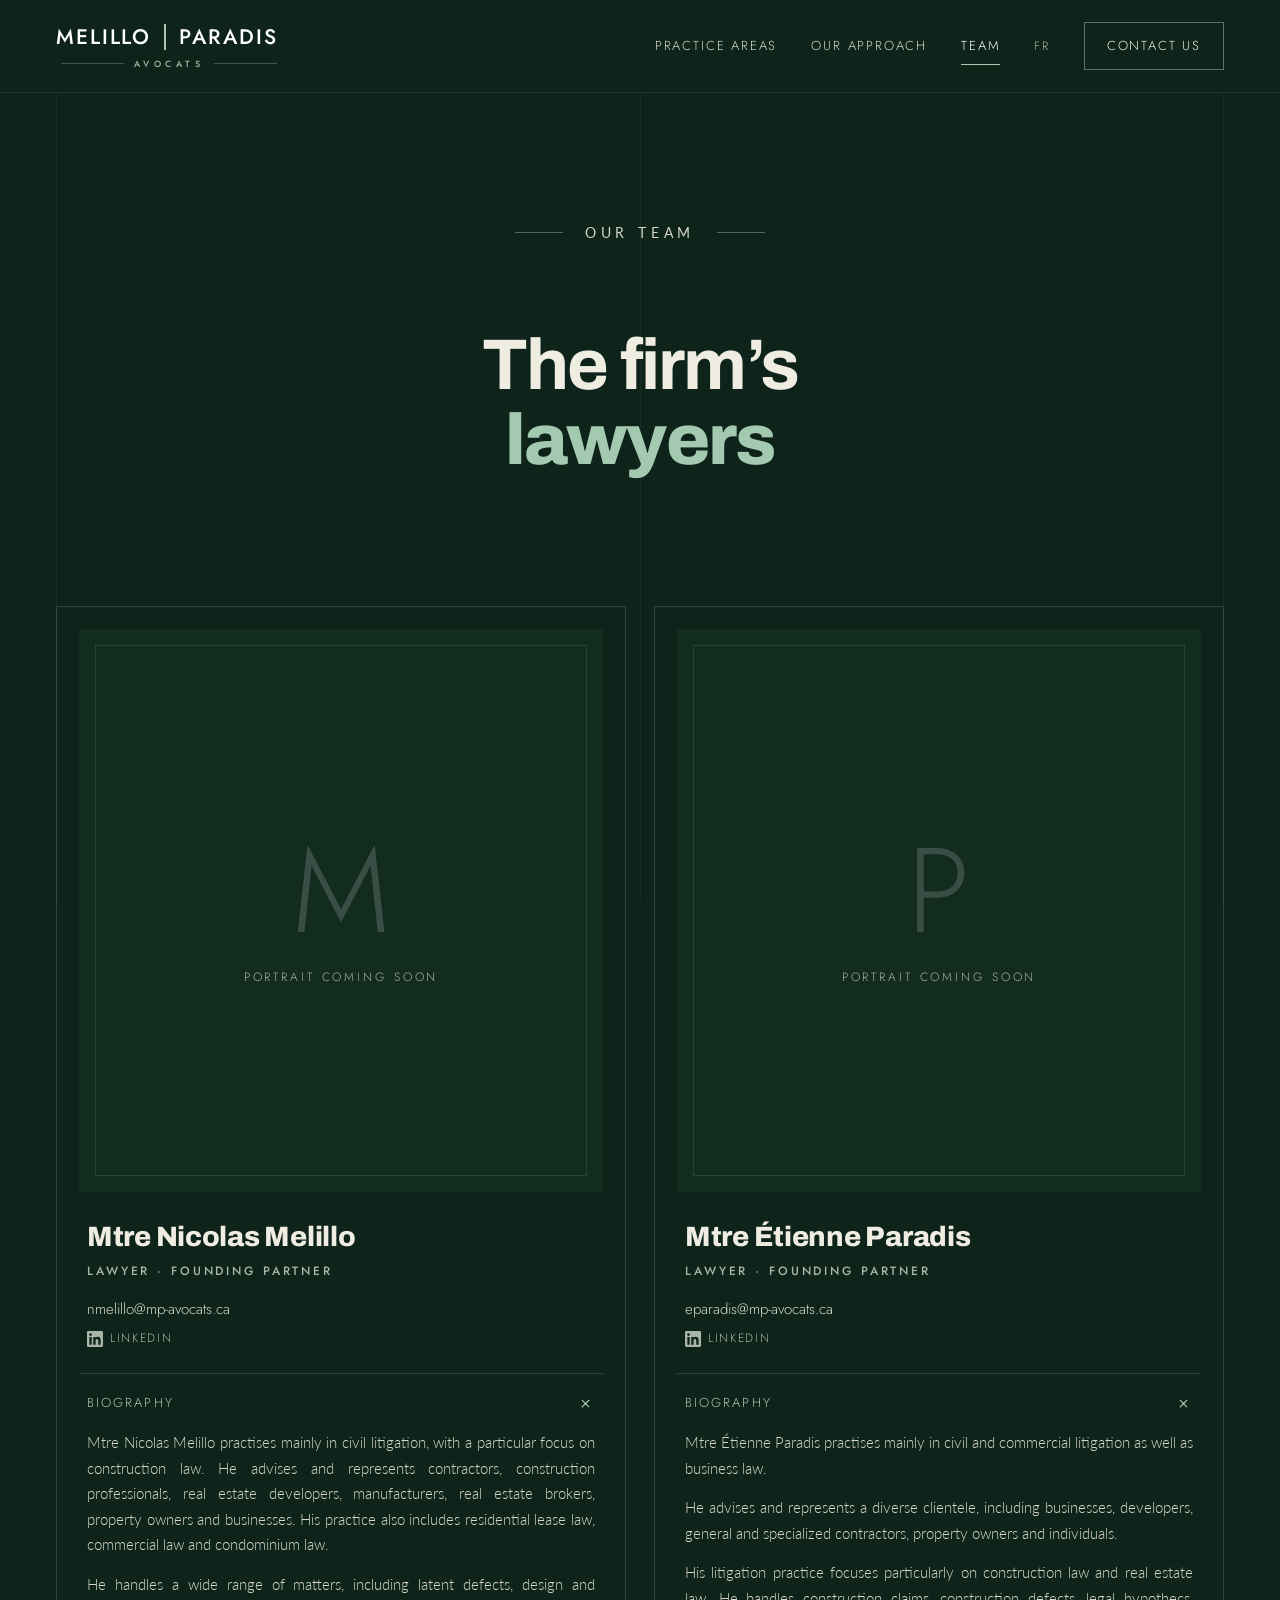
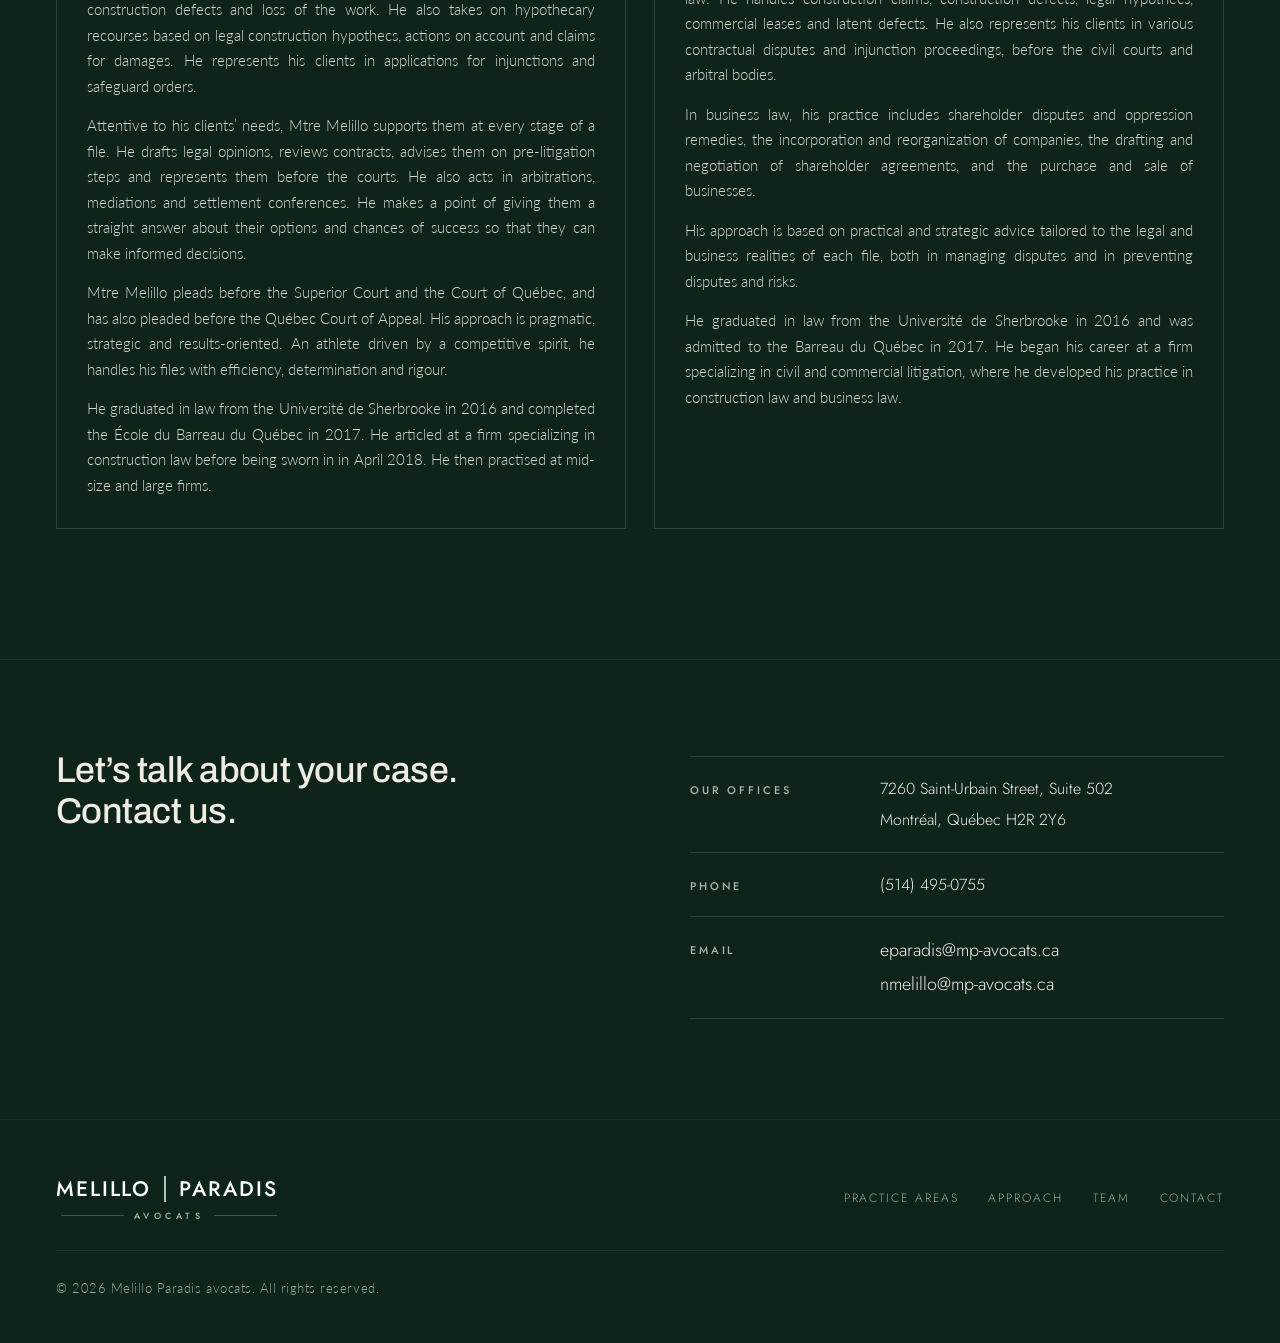
<file: en/team.html>
<!doctype html>
<html lang="en-CA" class="js">
<head>
<meta charset="utf-8">
<meta name="viewport" content="width=device-width,initial-scale=1">
<title>Mtre Nicolas Melillo and Mtre Étienne Paradis | Melillo Paradis avocats</title>
<meta name="description" content="Mtre Nicolas Melillo and Mtre Étienne Paradis, founding partners of Melillo Paradis in Montréal: litigation, construction, real estate and business law.">
<link rel="canonical" href="https://mp-avocats.ca/en/team.html">
<link rel="alternate" hreflang="fr-CA" href="https://mp-avocats.ca/equipe.html">
<link rel="alternate" hreflang="en-CA" href="https://mp-avocats.ca/en/team.html">
<link rel="alternate" hreflang="x-default" href="https://mp-avocats.ca/equipe.html">
<meta name="theme-color" content="#10271e">
<meta property="og:type" content="website">
<meta property="og:locale" content="en_CA">
<meta property="og:site_name" content="Melillo Paradis avocats">
<meta property="og:title" content="Mtre Nicolas Melillo and Mtre Étienne Paradis | Melillo Paradis avocats">
<meta property="og:description" content="Mtre Nicolas Melillo and Mtre Étienne Paradis, founding partners of Melillo Paradis in Montréal: litigation, construction, real estate and business law.">
<meta property="og:url" content="https://mp-avocats.ca/en/team.html">
<meta property="og:image" content="https://mp-avocats.ca/assets/immeuble-brique.jpg">
<meta name="twitter:card" content="summary_large_image">

<link rel="icon" href="/favicon.ico" sizes="48x48">
<link rel="icon" href="../assets/favicon.svg" type="image/svg+xml">
<link rel="icon" href="../assets/favicon-192.png" type="image/png" sizes="192x192">
<link rel="apple-touch-icon" href="../assets/apple-touch-icon.png">
<link rel="preconnect" href="https://fonts.googleapis.com">
<link rel="preconnect" href="https://fonts.gstatic.com" crossorigin>
<link href="https://fonts.googleapis.com/css2?family=Jost:wght@400;500;600&family=Lato:wght@300;400&family=Archivo:wdth,wght@62..125,400..900&display=swap" rel="stylesheet">
<link rel="stylesheet" href="../assets/style.css">
</head>
<body class="v-contraste">
<a class="skip" href="#contenu">Skip to content</a>
<div class="grid-lines" aria-hidden="true"><i></i><i></i><i></i><i></i><i></i></div>

<header class="site-header">
  <div class="wrap">
    <a class="wordmark" href="./" aria-label="Melillo Paradis avocats, home">
      <span class="wordmark__name" aria-hidden="true"><span><span class="wordmark__m">M</span>ELILLO</span><span class="wordmark__bar"></span><span>PARADIS</span></span>
      <span class="wordmark__profession" aria-hidden="true">AVOCATS</span>
    </a>
    <button class="menu-toggle" type="button" aria-expanded="false" aria-controls="nav-principale" aria-label="Open menu"><span></span><span></span></button>
    <nav id="nav-principale" aria-label="Main navigation">
      <a href="./#expertises">Practice areas</a>
      <a href="./#approche">Our approach</a>
      <a href="team.html" aria-current="page">Team</a>
      <a class="lang-link" href="../equipe.html" hreflang="fr" lang="fr" aria-label="Version française">FR</a>
      <a class="nav-cta" href="#contact">Contact us</a>
    </nav>
  </div>
</header>

<main id="contenu">
  <section class="team-hero wrap">
    <span class="tag tag--center">Our team</span>
    <h1>The firm’s<br><span class="serif">lawyers</span></h1>
  </section>

  <section class="wrap people" aria-label="Lawyer profiles">
    <article class="person reveal" id="nicolas-melillo">
      <div class="photo-slot"><div><b>M</b><span>Portrait coming soon</span></div></div>
      <h2>Mtre Nicolas Melillo</h2>
      <p class="role">Lawyer · Founding partner</p>
      <p class="person__contact"><a href="mailto:nmelillo@mp-avocats.ca">nmelillo@mp-avocats.ca</a><br><a class="linkedin" href="https://www.linkedin.com/in/nicolas-m-844312181/" target="_blank" rel="noopener" aria-label="LinkedIn profile of Mtre Nicolas Melillo"><svg viewBox="0 0 24 24" width="16" height="16" aria-hidden="true" focusable="false"><path fill="currentColor" d="M20.45 20.45h-3.56v-5.57c0-1.33-.02-3.04-1.85-3.04-1.85 0-2.14 1.45-2.14 2.94v5.67H9.35V9h3.41v1.56h.05c.48-.9 1.64-1.85 3.37-1.85 3.6 0 4.27 2.37 4.27 5.46v6.28zM5.34 7.43a2.06 2.06 0 1 1 0-4.13 2.06 2.06 0 0 1 0 4.13zM7.12 20.45H3.56V9h3.56v11.45zM22.22 0H1.77C.79 0 0 .77 0 1.73v20.54C0 23.23.79 24 1.77 24h20.45c.98 0 1.78-.77 1.78-1.73V1.73C24 .77 23.2 0 22.22 0z"/></svg><span>LinkedIn</span></a></p>
      <details open>
        <summary>Biography</summary>
        <div class="person__bio">
          <p>Mtre Nicolas Melillo practises mainly in civil litigation, with a particular focus on construction law. He advises and represents contractors, construction professionals, real estate developers, manufacturers, real estate brokers, property owners and businesses. His practice also includes residential lease law, commercial law and condominium law.</p>
          <p>He handles a wide range of matters, including latent defects, design and construction defects and loss of the work. He also takes on hypothecary recourses based on legal construction hypothecs, actions on account and claims for damages. He represents his clients in applications for injunctions and safeguard orders.</p>
          <p>Attentive to his clients’ needs, Mtre Melillo supports them at every stage of a file. He drafts legal opinions, reviews contracts, advises them on pre-litigation steps and represents them before the courts. He also acts in arbitrations, mediations and settlement conferences. He makes a point of giving them a straight answer about their options and chances of success so that they can make informed decisions.</p>
          <p>Mtre Melillo pleads before the Superior Court and the Court of Québec, and has also pleaded before the Québec Court of Appeal. His approach is pragmatic, strategic and results-oriented. An athlete driven by a competitive spirit, he handles his files with efficiency, determination and rigour.</p>
          <p>He graduated in law from the Université de Sherbrooke in 2016 and completed the École du Barreau du Québec in 2017. He articled at a firm specializing in construction law before being sworn in in April 2018. He then practised at mid-size and large firms.</p>
        </div>
      </details>
    </article>
    <article class="person reveal" id="etienne-paradis">
      <div class="photo-slot"><div><b>P</b><span>Portrait coming soon</span></div></div>
      <h2>Mtre Étienne Paradis</h2>
      <p class="role">Lawyer · Founding partner</p>
      <p class="person__contact"><a href="mailto:eparadis@mp-avocats.ca">eparadis@mp-avocats.ca</a><br><a class="linkedin" href="https://www.linkedin.com/in/%C3%A9tienne-paradis-a6722713a/" target="_blank" rel="noopener" aria-label="LinkedIn profile of Mtre Étienne Paradis"><svg viewBox="0 0 24 24" width="16" height="16" aria-hidden="true" focusable="false"><path fill="currentColor" d="M20.45 20.45h-3.56v-5.57c0-1.33-.02-3.04-1.85-3.04-1.85 0-2.14 1.45-2.14 2.94v5.67H9.35V9h3.41v1.56h.05c.48-.9 1.64-1.85 3.37-1.85 3.6 0 4.27 2.37 4.27 5.46v6.28zM5.34 7.43a2.06 2.06 0 1 1 0-4.13 2.06 2.06 0 0 1 0 4.13zM7.12 20.45H3.56V9h3.56v11.45zM22.22 0H1.77C.79 0 0 .77 0 1.73v20.54C0 23.23.79 24 1.77 24h20.45c.98 0 1.78-.77 1.78-1.73V1.73C24 .77 23.2 0 22.22 0z"/></svg><span>LinkedIn</span></a></p>
      <details open>
        <summary>Biography</summary>
        <div class="person__bio">
          <p>Mtre Étienne Paradis practises mainly in civil and commercial litigation as well as business law.</p>
          <p>He advises and represents a diverse clientele, including businesses, developers, general and specialized contractors, property owners and individuals.</p>
          <p>His litigation practice focuses particularly on construction law and real estate law. He handles construction claims, construction defects, legal hypothecs, commercial leases and latent defects. He also represents his clients in various contractual disputes and injunction proceedings, before the civil courts and arbitral bodies.</p>
          <p>In business law, his practice includes shareholder disputes and oppression remedies, the incorporation and reorganization of companies, the drafting and negotiation of shareholder agreements, and the purchase and sale of businesses.</p>
          <p>His approach is based on practical and strategic advice tailored to the legal and business realities of each file, both in managing disputes and in preventing disputes and risks.</p>
          <p>He graduated in law from the Université de Sherbrooke in 2016 and was admitted to the Barreau du Québec in 2017. He began his career at a firm specializing in civil and commercial litigation, where he developed his practice in construction law and business law.</p>
        </div>
      </details>
    </article>
  </section>

  <section class="contact contact--split" id="contact" aria-labelledby="contact-title">
    <div class="wrap">
      <div class="contact-lead">
        <h2 id="contact-title">Let’s talk about your case.<br>Contact us.</h2>
      </div>
      <dl class="coords-list coords-list--people">
        <div><dt>Our offices</dt><dd><span>7260 Saint-Urbain Street, Suite 502</span><span>Montréal, Québec H2R 2Y6</span></dd></div>
        <div><dt>Phone</dt><dd><a href="tel:+15144950755">(514) 495-0755</a></dd></div>
        <div><dt>Email</dt><dd><a href="mailto:eparadis@mp-avocats.ca">eparadis@mp-avocats.ca</a><a href="mailto:nmelillo@mp-avocats.ca">nmelillo@mp-avocats.ca</a></dd></div>
      </dl>
    </div>
  </section>
</main>

<footer>
  <div class="wrap foot">
    <a class="wordmark" href="./" aria-label="Melillo Paradis avocats, home">
      <span class="wordmark__name" aria-hidden="true"><span><span class="wordmark__m">M</span>ELILLO</span><span class="wordmark__bar"></span><span>PARADIS</span></span>
      <span class="wordmark__profession" aria-hidden="true">AVOCATS</span>
    </a>
    <nav aria-label="Footer"><a href="./#expertises">Practice areas</a><a href="./#approche">Approach</a><a href="team.html">Team</a><a href="#contact">Contact</a></nav>
    <span>© <span data-year>2026</span> Melillo Paradis avocats. All rights reserved.</span>
  </div>
</footer>
<script>
// Animation d'apparition au défilement
if ('IntersectionObserver' in window) {
  const o = new IntersectionObserver(es => es.forEach(e => {
    if (e.isIntersecting) { e.target.classList.add('seen'); o.unobserve(e.target); }
  }), { threshold: .12 });
  document.querySelectorAll('.reveal').forEach(e => o.observe(e));
} else {
  document.documentElement.classList.remove('js');
}
// Mobile: biographies closed
if(matchMedia('(max-width:760px)').matches)document.querySelectorAll('.person details[open]').forEach(d=>d.removeAttribute('open'));
// Menu mobile
const mt=document.querySelector('.menu-toggle');
if(mt){mt.addEventListener('click',()=>{const h=document.querySelector('.site-header');const o=h.classList.toggle('menu-open');mt.setAttribute('aria-expanded',o);mt.setAttribute('aria-label',o?'Close menu':'Open menu');});
document.querySelectorAll('#nav-principale a').forEach(a=>a.addEventListener('click',()=>{document.querySelector('.site-header').classList.remove('menu-open');mt.setAttribute('aria-expanded','false');}));}
document.querySelectorAll('[data-year]').forEach(e => e.textContent = new Date().getFullYear());
</script>
<!-- Cloudflare Web Analytics --><script defer src='https://static.cloudflareinsights.com/beacon.min.js' data-cf-beacon='{"token": "84b70b4751b44b499971bb3df22b02e4"}'></script><!-- End Cloudflare Web Analytics -->
</body>
</html>
</file>
<file: assets/style.css>
/* Melillo Paradis avocats — version 2 (raffinée) */
:root{
  --forest:#0e241b;
  --forest-2:#132e23;
  --deep:#091a13;
  --accent:#3b674c;
  --accent-light:#7fa58c;
  --mint:#8fd1a8;
  --mist:#e9eee9;
  --ink:#14291f;
  --on-dark:#f3f6f2;
  --on-dark-soft:#cfdad2;
  --on-dark-muted:#a7bbad;
  --line:#ffffff24;
  --line-soft:#ffffff12;
  --jost:"Jost","Avenir Next","Helvetica Neue",Arial,sans-serif;
  --body:"Lato","Helvetica Neue",Arial,sans-serif;
  --ease:cubic-bezier(.2,.7,.2,1);
}
*{box-sizing:border-box}
html{scroll-behavior:smooth;-webkit-text-size-adjust:100%}
[id]{scroll-margin-top:100px}
body{margin:0;font-family:var(--body);font-weight:300;font-size:17px;line-height:1.7;background:var(--forest);color:var(--on-dark);position:relative;-webkit-font-smoothing:antialiased;text-rendering:optimizeLegibility}
::selection{background:var(--mint);color:var(--forest)}
a{color:inherit;text-decoration:none}
a:focus-visible,summary:focus-visible{outline:2px solid var(--mint);outline-offset:5px}
h1,h2,h3{margin:0;font-family:var(--jost);font-weight:300;line-height:1.1;text-wrap:balance}
p{margin:0 0 20px}
.wrap{width:min(1280px,calc(100% - 112px));margin:auto}
.skip{position:absolute;left:-999px;top:0;background:#fff;color:var(--forest);padding:10px 16px;z-index:20}
.skip:focus{left:12px;top:12px}

/* Lignes verticales en arrière-plan */
.grid-lines{position:fixed;inset:0;pointer-events:none;z-index:0;display:flex;justify-content:space-between;width:min(1280px,calc(100% - 112px));margin:auto}
.grid-lines i{width:1px;background:#ffffff0b}
main,footer,.site-header{position:relative;z-index:1}

/* Mot clé : contraste fin / gras */
.serif{color:var(--mint);font-weight:600}

/* ---------- En-tête ---------- */
.site-header{position:sticky;top:0;z-index:10;background:color-mix(in srgb,var(--forest) 86%,transparent);backdrop-filter:blur(14px) saturate(1.2);-webkit-backdrop-filter:blur(14px) saturate(1.2);border-bottom:1px solid var(--line-soft)}
.site-header .wrap{display:flex;align-items:center;justify-content:space-between;gap:30px;min-height:92px}
.wordmark{display:inline-flex;flex-direction:column;align-items:stretch;flex-shrink:0;color:#fff;transition:opacity .2s}
.wordmark:hover{opacity:.85}
.wordmark__name{display:flex;align-items:center;justify-content:center;gap:13px;font-family:var(--jost);font-size:21px;font-weight:500;line-height:1;letter-spacing:.09em;white-space:nowrap}
.wordmark__m{font-family:inherit}
.wordmark__bar{height:26px;width:2px;flex:0 0 2px;background:var(--mint)}
.wordmark__profession{display:flex;align-items:center;gap:10px;margin-top:9px;font-family:var(--jost);font-size:9px;font-weight:500;line-height:1;letter-spacing:.5em;color:var(--on-dark-muted);padding-left:.5em}
.wordmark__profession::before,.wordmark__profession::after{content:"";flex:1;height:1px;background:#ffffff38}
.site-header nav{display:flex;align-items:center;gap:34px;flex-wrap:wrap;font-family:var(--jost);font-size:13px;letter-spacing:.14em;text-transform:uppercase;color:var(--on-dark-soft)}
.site-header nav a{position:relative;padding:8px 0;transition:color .2s}
.site-header nav a:hover,.site-header nav a[aria-current]{color:#fff}
.site-header nav a:not(.nav-cta)::after{content:"";position:absolute;left:0;right:0;bottom:0;height:1px;background:var(--mint);transform:scaleX(0);transform-origin:left;transition:transform .35s var(--ease)}
.site-header nav a:not(.nav-cta):hover::after,.site-header nav a[aria-current]::after{transform:scaleX(1)}
.site-header .nav-cta{padding:12px 22px;border:1px solid var(--mint);color:var(--mint);transition:background .25s,color .25s}
.site-header .nav-cta:hover{background:var(--mint);color:var(--forest)}

/* ---------- Libellé avec ligne ---------- */
.tag{display:inline-flex;align-items:center;gap:16px;font-family:var(--jost);font-size:12px;font-weight:500;letter-spacing:.28em;text-transform:uppercase;color:var(--mint)}
.tag::before,.tag--center::after{content:"";width:44px;height:1px;background:var(--accent-light)}
.eyebrow{display:block;margin-bottom:18px;font-family:var(--jost);font-size:12px;font-weight:500;letter-spacing:.28em;text-transform:uppercase;color:var(--accent-light)}

/* ---------- Boutons ---------- */
.btn{display:inline-flex;align-items:center;justify-content:center;gap:14px;min-height:54px;padding:14px 30px;background:var(--mint);color:var(--forest);font-family:var(--jost);font-size:13px;font-weight:500;letter-spacing:.16em;text-transform:uppercase;transition:background .25s,color .25s}
.btn::after{content:"";width:22px;height:1px;background:currentColor;box-shadow:none;transition:width .3s var(--ease)}
.btn:hover{background:#fff}
.btn:hover::after{width:36px}
.btn--dark{background:var(--forest);color:var(--on-dark)}
.btn--dark:hover{background:var(--accent);color:#fff}
.center{text-align:center}

/* ---------- Emplacements photo ---------- */
.photo-slot{position:relative;display:grid;place-items:center;overflow:hidden;background:radial-gradient(120% 90% at 20% 0%,#24493a 0%,#14301f 45%,#0a1b14 100%);color:var(--on-dark-muted);text-align:center}
.photo-slot::before{content:"";position:absolute;inset:0;background:repeating-linear-gradient(90deg,#ffffff08 0 1px,transparent 1px 64px)}
.photo-slot::after{content:"";position:absolute;inset:16px;border:1px solid #ffffff1a;pointer-events:none}
.photo-slot img{position:absolute;inset:0;width:100%;height:100%;object-fit:cover}
.photo-slot span{position:relative;font-family:var(--jost);font-size:12px;letter-spacing:.24em;text-transform:uppercase}

/* ---------- Ouverture ---------- */
.hero{position:relative;padding:120px 0 0;text-align:center}
.hero::before{content:"";position:absolute;left:50%;top:-140px;width:min(1100px,120%);height:720px;transform:translateX(-50%);background:radial-gradient(closest-side,#8fd1a824,transparent 70%);pointer-events:none;z-index:-1}
.hero .tag{animation:enter .8s var(--ease) both}
.hero h1{max-width:1100px;margin:36px auto 72px;font-size:clamp(44px,7vw,100px);font-weight:300;line-height:1.04;letter-spacing:-.012em;animation:enter 1s .08s var(--ease) both}
.hero-photo{width:100%;aspect-ratio:16/7;margin:0 auto}

/* ---------- Domaines de pratique ---------- */
.practices{padding:130px 0 120px}
.practices h2{font-size:clamp(34px,4.4vw,62px);margin:24px 0 64px}
.cards{display:grid;grid-template-columns:repeat(4,minmax(0,1fr));gap:20px;text-align:left}
.card{display:flex;flex-direction:column;border:1px solid var(--line);padding:34px 28px 36px;background:#ffffff03;transition:border-color .3s,background .3s}
.card::before{content:"";display:block;width:32px;height:2px;margin-bottom:30px;background:var(--mint)}
.card:hover{border-color:var(--accent-light);background:#ffffff08}
.card h3{font-size:20px;font-weight:600;letter-spacing:.05em;text-transform:uppercase;margin-bottom:20px;line-height:1.3}
.card p{font-size:15px;line-height:1.65;color:var(--on-dark-muted);margin:0}
.card p:first-of-type{color:var(--on-dark);font-size:16px;margin-bottom:14px}
.practices .btn{margin-top:60px}
.js .cards .reveal:nth-child(2).seen{animation-delay:.08s}
.js .cards .reveal:nth-child(3).seen{animation-delay:.16s}
.js .cards .reveal:nth-child(4).seen{animation-delay:.24s}

/* ---------- Le cabinet ---------- */
.intro{display:grid;grid-template-columns:1.1fr 1fr;gap:110px;align-items:center;padding:130px 0;border-top:1px solid var(--line-soft)}
.intro h2{font-size:clamp(34px,4vw,58px);margin:24px 0 32px}
.intro p{color:var(--on-dark-soft);max-width:600px}
.intro .btn{margin-top:18px}
.framed{position:relative;max-width:440px;justify-self:center;width:100%}
.framed .photo-slot{aspect-ratio:8/9}
.framed::before{content:"";position:absolute;inset:22px -22px -22px 22px;border:1px solid var(--accent-light);opacity:.6}
.framed::after{content:"";position:absolute;left:-1px;top:-34px;width:2px;height:68px;background:var(--mint);z-index:1}

/* ---------- Section pâle ---------- */
.light{background:var(--mist);color:var(--ink);position:relative;z-index:1}
.split{display:grid;grid-template-columns:240px 1fr;gap:70px;padding:130px 0}
.split .eyebrow{color:var(--accent);line-height:1.7;padding-top:14px}
.split .eyebrow::before{content:"";display:block;width:44px;height:1px;margin-bottom:20px;background:var(--accent)}
.split h2{font-size:clamp(34px,4.4vw,62px);margin-bottom:52px;color:var(--forest)}
.split h2 .serif{color:var(--accent)}
.split ul{list-style:none;margin:0 0 48px;padding:0;display:grid;grid-template-columns:1fr 1fr;column-gap:40px}
.split li{display:flex;align-items:center;gap:16px;padding:22px 0;border-top:1px solid #10271e26;font-family:var(--jost);font-size:17px;font-weight:500;letter-spacing:.06em;text-transform:uppercase;color:var(--forest)}
.split li:nth-last-child(-n+2){border-bottom:1px solid #10271e26}
.split li::before{content:"";flex:0 0 20px;height:2px;background:var(--accent)}
.split p{color:#3c5146;max-width:760px;font-size:18px;font-weight:400;margin-bottom:36px}

/* ---------- Contact ---------- */
.contact{position:relative;padding:130px 0 120px;text-align:center;overflow:hidden}
.contact::before{content:"";position:absolute;left:50%;bottom:-260px;width:min(1000px,120%);height:560px;transform:translateX(-50%);background:radial-gradient(closest-side,#8fd1a81c,transparent 70%);pointer-events:none}
.contact .wrap{position:relative}
.contact h2{margin:28px auto 60px;font-size:clamp(32px,4vw,56px);font-weight:300;line-height:1.1}
.coords{display:grid;grid-template-columns:repeat(3,minmax(0,1fr));max-width:1040px;margin:0 auto;text-align:center;border:1px solid var(--line);background:#ffffff04}
.coords div{padding:36px 24px}
.coords div+div{border-left:1px solid var(--line)}
.coords h3{font-size:11px;font-weight:500;letter-spacing:.28em;text-transform:uppercase;color:var(--mint);margin-bottom:12px}
.coords p{margin:0;font-family:var(--jost);font-size:19px;font-weight:400;color:var(--on-dark)}
.coords a:hover{color:var(--mint)}

/* ---------- Pied de page ---------- */
footer{background:var(--deep);padding:56px 0 44px;font-size:13px;color:#93a89a;border-top:1px solid var(--line-soft)}
.foot{display:grid;grid-template-columns:auto 1fr;align-items:center;gap:30px 40px}
.foot nav{display:flex;justify-content:flex-end;gap:30px;flex-wrap:wrap;font-family:var(--jost);text-transform:uppercase;letter-spacing:.16em;font-size:12px}
.foot>span{grid-column:1/-1;padding-top:26px;border-top:1px solid var(--line-soft);letter-spacing:.04em}
.foot a{transition:color .2s}
.foot nav a:hover{color:var(--mint)}

/* ---------- Page Équipe ---------- */
.team-hero{position:relative;padding:120px 0 90px;text-align:center}
.team-hero::before{content:"";position:absolute;left:50%;top:-140px;width:min(1000px,120%);height:640px;transform:translateX(-50%);background:radial-gradient(closest-side,#8fd1a820,transparent 70%);pointer-events:none;z-index:-1}
.team-hero h1{margin:36px auto 28px;font-size:clamp(44px,6.6vw,94px);font-weight:300;letter-spacing:-.012em;line-height:1.04;animation:enter 1s .08s var(--ease) both}
.team-hero p{color:var(--on-dark-muted);font-size:19px;max-width:620px;margin:0 auto}
.people{display:grid;grid-template-columns:repeat(auto-fit,minmax(min(100%,340px),1fr));gap:28px;padding:10px 0 130px}
.person{border:1px solid var(--line);padding:22px 22px 30px;background:#ffffff03;transition:border-color .3s}
.person:hover{border-color:var(--accent-light)}
.person .photo-slot{aspect-ratio:4/4.3;margin-bottom:30px}
.person .photo-slot b{position:relative;display:block;font-family:var(--jost);font-size:120px;font-weight:300;color:#ffffff2b;line-height:1;margin-bottom:10px}
.person h2{font-size:28px;font-weight:600;text-transform:uppercase;letter-spacing:.04em;margin:0 8px 8px}
.person .role{font-family:var(--jost);font-size:12px;font-weight:500;letter-spacing:.24em;text-transform:uppercase;color:var(--mint);margin:0 8px 16px}
.person>p:not(.role){margin:0 8px 18px;color:var(--on-dark-soft)}
.person details{border-top:1px solid var(--line);padding:18px 8px 0;margin-top:10px}
.person summary{cursor:pointer;list-style:none;display:flex;justify-content:space-between;align-items:center;font-family:var(--jost);font-size:13px;letter-spacing:.16em;text-transform:uppercase}
.person summary::-webkit-details-marker{display:none}
.person summary::after{content:"+";font-size:22px;font-weight:300;line-height:1;color:var(--mint);transition:transform .25s}
.person details[open] summary::after{transform:rotate(45deg)}
.person details p{margin:14px 0 0;color:var(--on-dark-muted);font-size:15px}

/* ---------- 404 ---------- */
.notfound{min-height:100vh;display:flex;flex-direction:column}
.notfound>.site-header{display:flex;align-items:center;justify-content:space-between;min-height:92px;position:static;background:none;border:0;backdrop-filter:none}
.notfound main{flex:1;display:grid;place-items:center;text-align:center;padding:60px 0}
.notfound h1{font-size:clamp(40px,6vw,72px);font-weight:300;text-transform:uppercase;margin-bottom:20px}
.notfound .cta{display:inline-flex;min-height:54px;padding:14px 30px;margin-top:14px;background:var(--mint);color:var(--forest);align-items:center;font-family:var(--jost);font-weight:500;text-transform:uppercase;letter-spacing:.16em;font-size:13px}

/* ---------- Animations ---------- */
.js .reveal{opacity:0}
.reveal.seen{animation:enter .9s var(--ease) both}
@keyframes enter{from{opacity:0;transform:translateY(24px)}to{opacity:1;transform:none}}

/* ---------- Adaptatif ---------- */
@media(max-width:1100px){
  .cards{grid-template-columns:repeat(2,minmax(0,1fr))}
  .intro{gap:70px}
  .site-header nav{gap:24px}
}
@media(max-width:900px){
  .wrap,.grid-lines{width:calc(100% - 56px)}
  .intro{grid-template-columns:1fr;gap:80px;padding:100px 0}
  .framed{max-width:400px;justify-self:start;margin-right:22px}
  .split{grid-template-columns:1fr;gap:24px;padding:90px 0}
  .coords{grid-template-columns:1fr}
  .coords div{padding:26px 20px}
  .coords div+div{border-left:0;border-top:1px solid var(--line)}
  .site-header .wrap{flex-direction:column;align-items:flex-start;gap:16px;padding:20px 0 14px;min-height:0}
  .site-header{position:static}
  .site-header nav{gap:6px 22px;font-size:12px;letter-spacing:.12em}
  .site-header .nav-cta{padding:8px 0;border:0}
}
@media(max-width:760px){
  .hero{padding-top:70px}.hero h1{margin:28px auto 48px}
  .hero-photo{aspect-ratio:4/3}
  .practices{padding:90px 0}.practices h2{margin-bottom:44px}
  .contact{padding:90px 0 80px}.contact h2{margin-bottom:44px}
  .team-hero{padding:70px 0 60px}
  .grid-lines i:nth-child(even){display:none}
  .split ul{grid-template-columns:1fr}
  .split li:nth-last-child(2){border-bottom:0}
  .foot{grid-template-columns:1fr}
  .foot nav{justify-content:flex-start;gap:12px 24px}
}
@media(max-width:560px){
  .wrap,.grid-lines{width:calc(100% - 36px)}
  .cards{grid-template-columns:1fr}
  .tag{font-size:11px;gap:10px;letter-spacing:.22em}.tag::before,.tag--center::after{width:24px}
  .btn{padding:14px 22px;letter-spacing:.12em}
}
@media(prefers-reduced-motion:reduce){
  html{scroll-behavior:auto}
  *,*::before,*::after{animation:none!important;transition:none!important}
  .js .reveal{opacity:1}
}

/* ================= VERSION E — calme (inspirée des recettes « éditorial / minimaliste » de garden-skills) =================
   Principes repris : presque pas de mouvement, angles droits, aucune ombre, lignes fines,
   petites étiquettes espacées, palette restreinte (forêt, sauge, papier crème). */
:root{--on-dark:#efece2;--on-dark-soft:#d5d6c9;--on-dark-muted:#a9b5a6;--paper:#e8e4d9}

/* Mouvement : un simple fondu, rien qui glisse */
.hero::before,.team-hero::before,.contact::before{display:none}
.hero .tag,.hero h1,.team-hero h1{animation:none}
.reveal.seen{animation:fade .7s ease-out both}
.js .cards .reveal.seen{animation-delay:0s}
@keyframes fade{from{opacity:0}to{opacity:1}}
.btn::after,.btn:hover::after{width:22px;transition:none}

/* Titres comme la première version */
.hero h1{font-size:clamp(40px,6.2vw,88px);line-height:1.04;letter-spacing:.01em;text-transform:uppercase;max-width:1100px}
.team-hero h1{font-size:clamp(40px,6vw,84px);letter-spacing:.01em;text-transform:uppercase}
.contact h2{font-size:clamp(30px,3.6vw,50px);line-height:1.06;text-transform:uppercase}

/* Surfaces plates */
.site-header{background:var(--forest);backdrop-filter:none;-webkit-backdrop-filter:none}
.photo-slot{background:#16332699}
.photo-slot::before{display:none}
.btn{background:var(--paper);color:var(--forest)}
.btn:hover{background:var(--mint)}
.btn--dark{background:var(--forest);color:var(--paper)}
.btn--dark:hover{background:var(--accent);color:#fff}

/* Domaines : quatre colonnes posées sur les lignes du fond, sans boîtes */
.practices h2{margin-top:0}
.cards{gap:0;border-top:1px solid var(--line);border-bottom:1px solid var(--line)}
.card{position:relative;border:0;background:none;padding:44px 28px 48px}
.card::before{position:absolute;top:-1px;left:28px;width:32px;height:1px;margin:0}
.card:hover{background:none}
.card h3{transition:color .25s}
.card:hover h3{color:var(--mint)}

/* Le cabinet : cadre simple */
.framed::after{display:none}
.framed::before{inset:18px -18px -18px 18px;opacity:.45}

/* Notre approche : papier crème */
.light{background:var(--paper)}
.split p{color:#3d4a41}

/* Coordonnées : lignes fines seulement */
.coords{background:none;border-left:0;border-right:0}
.person{background:none}
footer{background:var(--forest)}
@media(max-width:1100px){.card{padding:36px 22px 40px}.card::before{left:22px}.cards .card:nth-child(-n+2){border-bottom:1px solid var(--line)}}
@media(max-width:560px){.card{padding:32px 4px 34px}.card::before{left:4px}.cards .card:nth-child(-n+3){border-bottom:1px solid var(--line)}}

/* ---- Moins de lignes dans le fond : 3 au lieu de 5 ---- */
.grid-lines i:nth-child(even){display:none}

/* ---- Typo des titres : solide, affirmée (le logo et le menu restent en Jost) ---- */
:root{--display:"Archivo",var(--jost)}
main h1,main h2,main h3{font-family:var(--display)}
/* Option 1 (défaut) : Archivo gras, majuscules */
.hero h1,.team-hero h1{font-weight:700;letter-spacing:-.015em;line-height:1.02;font-size:clamp(38px,5.9vw,84px)}
.contact h2{font-weight:700;letter-spacing:-.01em}
main .serif{font-weight:800}
main h2{font-weight:600;letter-spacing:-.02em}
.card h3,.person h2{font-weight:800;letter-spacing:.02em}
.card h3{font-size:18px}
/* Option 2 : Barlow Condensed, hautes majuscules serrées */
.t2{--display:"Barlow Condensed",var(--jost)}
.t2 .hero h1,.t2 .team-hero h1{font-weight:600;letter-spacing:.005em;line-height:.98;font-size:clamp(50px,8.4vw,124px);max-width:none}
.t2 main .serif{font-weight:700}
.t2 main h2{font-weight:500;letter-spacing:0;text-transform:uppercase;font-size:clamp(38px,5vw,72px);line-height:1}
.t2 .contact h2{font-weight:600}
.t2 .card h3{font-weight:700;font-size:25px;letter-spacing:.03em;line-height:1.1}
/* Option 3 : Archivo large, très carrée */
.t3 main h1,.t3 main h2,.t3 main h3{font-stretch:125%}
.t3 .hero h1,.t3 .team-hero h1{font-weight:700;letter-spacing:-.02em;font-size:clamp(32px,4.9vw,70px);line-height:1.08;max-width:none}
.t3 main h2{font-size:clamp(28px,3.4vw,48px);font-weight:600}
.t3 .card h3{font-size:15px;letter-spacing:.03em}

/* ---- Titre d'accueil un peu plus petit, étiquette plus visible ---- */
.hero h1,.team-hero h1{font-size:clamp(34px,5vw,70px)}
.hero .tag,.team-hero .tag{font-size:15px;font-weight:600;letter-spacing:.3em;color:var(--mint);gap:20px}
.hero .tag::before,.hero .tag::after,.team-hero .tag::before,.team-hero .tag::after{width:56px;background:var(--mint)}
@media(max-width:560px){.hero .tag,.team-hero .tag{font-size:12px;letter-spacing:.22em;gap:12px}.hero .tag::before,.hero .tag::after,.team-hero .tag::before,.team-hero .tag::after{width:22px}}

/* ---- Moins de vert pâle : seulement le mot clé du titre d'accueil, en plus doux ---- */
:root{--mint:#a3c9b0}
main h2 .serif,.split h2 .serif{color:inherit}
.hero .tag,.team-hero .tag{color:var(--on-dark)}
.hero .tag::before,.hero .tag::after,.team-hero .tag::before,.team-hero .tag::after{background:var(--accent-light)}
.tag{color:var(--on-dark-muted)}
.coords h3,.person .role{color:var(--on-dark-muted)}
.site-header .nav-cta{border-color:#ffffff59;color:var(--on-dark)}
.site-header .nav-cta:hover{background:var(--paper);color:var(--forest)}
.btn:hover{background:#fff}
.card:hover h3{color:var(--on-dark)}
.card{transition:background .25s}
.card:hover{background:#ffffff06}

/* ---- Contact : phrase à gauche, coordonnées à droite ---- */
.contact--split{text-align:left;padding:120px 0 130px;border-top:1px solid var(--line-soft)}
.contact--split .wrap{display:grid;grid-template-columns:1fr 1fr;gap:100px;align-items:start}
.contact--split h2{margin:0 0 26px;font-size:clamp(30px,3.4vw,46px);font-weight:500;line-height:1.15;letter-spacing:-.015em;text-transform:none}
.contact-lead p{max-width:440px;margin:0;color:var(--on-dark-muted)}
.coords-list{margin:6px 0 0;border-top:1px solid var(--line)}
.coords-list div{display:grid;grid-template-columns:150px 1fr;align-items:baseline;padding:26px 0;border-bottom:1px solid var(--line)}
.coords-list dt{font-family:var(--jost);font-size:11px;font-weight:500;letter-spacing:.26em;text-transform:uppercase;color:var(--on-dark-muted)}
.coords-list dd{margin:0;font-family:var(--jost);font-size:20px;color:var(--on-dark)}
.coords-list a:hover{color:var(--mint)}
@media(max-width:900px){.contact--split{padding:90px 0}.contact--split .wrap{grid-template-columns:1fr;gap:44px}}
@media(max-width:560px){.coords-list div{grid-template-columns:1fr;gap:6px;padding:20px 0}}

/* Survol des domaines : le titre change de couleur (comme avant) */
.card:hover{background:none}
.card:hover h3{color:var(--mint)}

/* ---- Notre approche : bande verte (comme les versions précédentes) au lieu du papier crème ---- */
.light{background:linear-gradient(135deg,#235340,#17382b);color:var(--on-dark)}
.split .eyebrow{color:var(--on-dark-soft)}
.split .eyebrow::before{background:var(--accent-light)}
.split h2{color:#fff}
.split li{color:var(--on-dark);border-top-color:#ffffff30}
.split li:nth-last-child(-n+2){border-bottom-color:#ffffff30}
.split li::before{background:var(--mint)}
.split p{color:var(--on-dark-soft);font-weight:300}
.btn--dark{background:var(--paper);color:var(--forest)}
.btn--dark:hover{background:#fff;color:var(--forest)}
@media(max-width:760px){.split li:nth-last-child(2){border-bottom:0}}

/* ---- Étiquette du haut : une autre écriture (Marcellus, capitales classiques) et plus d'air ---- */
.hero .tag,.team-hero .tag{font-family:"Marcellus",Georgia,serif;font-size:19px;font-weight:400;letter-spacing:.24em;gap:24px}
.hero .tag::before,.hero .tag::after,.team-hero .tag::before,.team-hero .tag::after{width:64px}
.hero h1,.team-hero h1{margin-top:64px}
.hero{padding-top:110px}
@media(max-width:760px){.hero h1,.team-hero h1{margin-top:44px}}
@media(max-width:560px){.hero .tag,.team-hero .tag{font-size:13px;letter-spacing:.18em;gap:12px}.hero .tag::before,.hero .tag::after,.team-hero .tag::before,.team-hero .tag::after{width:20px}}

/* ---- Étiquette du haut : neutre, simple (Lato fin, espacé) ---- */
.hero .tag,.team-hero .tag{font-family:var(--body);font-size:15px;font-weight:400;letter-spacing:.34em;gap:22px;color:var(--on-dark-soft)}
.hero .tag::before,.hero .tag::after,.team-hero .tag::before,.team-hero .tag::after{width:48px;background:#ffffff4d}
.hero h1,.team-hero h1{margin-top:56px}
@media(max-width:760px){.hero h1,.team-hero h1{margin-top:40px}}
@media(max-width:560px){.hero .tag,.team-hero .tag{font-size:11px;letter-spacing:.24em;gap:12px}.hero .tag::before,.hero .tag::after,.team-hero .tag::before,.team-hero .tag::after{width:20px}}

/* ---- Étiquette du haut : en minuscules, avec plus d'espace autour ---- */
.hero .tag,.team-hero .tag{text-transform:none;font-size:20px;font-weight:300;letter-spacing:.06em}
.hero{padding-top:130px}
.hero h1,.team-hero h1{margin-top:84px}
@media(max-width:760px){.hero{padding-top:80px}.hero h1,.team-hero h1{margin-top:56px}}
@media(max-width:560px){.hero .tag,.team-hero .tag{font-size:16px;letter-spacing:.04em}}

/* ---- L'inverse : étiquette en majuscules, titre d'accueil en minuscules ---- */
.hero .tag,.team-hero .tag{text-transform:uppercase;font-size:14px;font-weight:400;letter-spacing:.34em}
.hero h1,.team-hero h1{text-transform:none;font-size:clamp(38px,5.6vw,80px);letter-spacing:-.025em;line-height:1.04}
@media(max-width:560px){.hero .tag,.team-hero .tag{font-size:11px;letter-spacing:.24em}}

/* Domaines : titres seuls, sans texte en dessous */
.card h3{margin-bottom:0;font-size:20px}
.card{padding-top:40px;padding-bottom:44px}

/* Sous l'étiquette : deuxième ligne, fine et en minuscules */
.hero-sub{margin:18px 0 0;font-family:var(--body);font-size:19px;font-weight:300;letter-spacing:.04em;color:var(--on-dark-soft)}
.hero .hero-sub+h1{margin-top:64px}
@media(max-width:760px){.hero .hero-sub+h1{margin-top:44px}}
@media(max-width:560px){.hero-sub{font-size:16px;margin-top:12px}}

/* Titre d'accueil plus long : un peu plus petit, sur deux ou trois lignes équilibrées */
.hero h1{font-size:clamp(32px,4.5vw,64px);max-width:1040px;margin-left:auto;margin-right:auto;line-height:1.08}

/* Photo d'accueil : légère teinte verte pour s'harmoniser au site */
.hero-photo img{filter:saturate(.75) contrast(1.02)}
.hero-photo::before{display:block;z-index:1;background:linear-gradient(180deg,#0e241b33,#0e241b14 40%,#0e241b59)}
.hero-photo::after{z-index:2}

/* ---- Titre d'accueil plus petit, photo moins haute et moins large ---- */
.hero h1{font-size:clamp(28px,3.6vw,50px);max-width:900px;margin-bottom:56px}
.hero-photo{width:min(1000px,100%);aspect-ratio:16/6;margin:0 auto}
@media(max-width:760px){.hero-photo{aspect-ratio:16/9}}

.hero-photo img{filter:none}
.hero-photo::before{display:none}

/* Photo d'accueil : cadrer sur les visages */
.hero-photo{aspect-ratio:16/7.5}
.hero-photo img{object-position:center 28%}
@media(max-width:760px){.hero-photo{aspect-ratio:16/10}}

/* Photo d'accueil plus petite */
.hero-photo{width:min(760px,100%);aspect-ratio:16/8.5}
@media(max-width:760px){.hero-photo{aspect-ratio:16/10}}

.hero-photo img{object-position:center 45%}

/* Photo d accueil : plus grande */
.hero-photo{width:min(1080px,100%);aspect-ratio:16/8}
@media(max-width:760px){.hero-photo{aspect-ratio:16/10}}
.hero-photo{width:min(940px,100%)}
.hero-photo img{object-position:center 40%}

/* ---- Contact : carte hybride, image à gauche, coordonnées à droite ---- */
.contact--card{padding:110px 0 120px;text-align:left;border-top:0}
.contact-card{display:grid;grid-template-columns:1fr 1fr;border:1px solid var(--line);background:#ffffff05}
.contact-card__img{position:relative;min-height:100%;overflow:hidden}
.contact-card__img img{position:absolute;inset:0;width:100%;height:100%;object-fit:cover}
.contact-card__body{padding:56px 56px 60px}
.contact-card__body h2{margin:22px 0 16px;font-size:clamp(30px,3.2vw,44px);font-weight:600;letter-spacing:-.02em;text-transform:none;line-height:1.1}
.contact-card__lead{margin:0 0 30px;color:var(--on-dark-soft);max-width:440px}
.contact-card .coords-list{margin:0 0 36px}
.contact-card .coords-list div{grid-template-columns:120px 1fr;padding:18px 0}
.contact-card .coords-list dd{font-size:18px}
@media(max-width:900px){.contact-card{grid-template-columns:1fr}.contact-card__img{min-height:0;aspect-ratio:16/9}.contact-card__body{padding:40px 28px 44px}.contact--card{padding:80px 0}}
@media(max-width:560px){.contact-card .coords-list div{grid-template-columns:1fr;gap:4px}}

/* ---- Contact : un bloc par associé ---- */
.coords-list--people div{grid-template-columns:190px 1fr;align-items:start}
.coords-list--people dt{padding-top:6px}
.coords-list--people dd{display:flex;flex-direction:column;gap:4px;font-size:18px}
.coords-list--people dd a{width:fit-content;border-bottom:1px solid transparent;transition:border-color .2s,color .2s}
.coords-list--people dd a:hover{color:var(--mint);border-color:var(--mint)}
.coords-list--people dd a[href^="mailto"]{font-size:16px;color:var(--on-dark-soft)}
@media(max-width:560px){.coords-list--people div{grid-template-columns:1fr}}

/* ---- Équipe : coordonnées et biographie ---- */
.person__contact{font-family:var(--jost);font-size:15px;line-height:1.7}
.person__contact a{color:var(--on-dark);border-bottom:1px solid #ffffff30}
.person__contact a:hover{color:var(--mint);border-color:var(--mint)}
.person__lead{color:var(--on-dark-soft)}
.person__bio p{margin:14px 0 0;color:var(--on-dark-muted);font-size:15px}
.person__bio p:first-child{margin-top:0;color:var(--on-dark-soft)}
.person details .person__bio p:first-child{margin-top:16px}

/* Bio : tous les paragraphes de la même couleur */
.person__bio p,.person__bio p:first-child{color:var(--on-dark-soft)}
.person details .person__bio p{color:var(--on-dark-soft)}

/* Tél. et courriel : pas de soulignement ni de vert au survol, juste un léger éclaircissement */
.coords-list--people dd a,.coords-list--people dd a:hover,.person__contact a,.person__contact a:hover{border-bottom:0;color:inherit}
.coords-list--people dd a,.person__contact a{transition:opacity .2s}
.coords-list--people dd a:hover,.person__contact a:hover{opacity:.7}
.coords-list--people dd a[href^="mailto"]{color:var(--on-dark-soft)}


/* Équipe : aucun effet au survol d une fiche */
.person:hover{border-color:var(--line)}

/* Contact : un peu plus compact */
.contact--split{padding:90px 0 100px}
.contact--split h2{font-size:clamp(26px,2.8vw,38px)}
.coords-list--people div{padding:18px 0}
.coords-list--people dd{font-size:16px}
.coords-list--people dd a[href^="mailto"]{font-size:15px}
@media(max-width:900px){.contact--split{padding:70px 0}}

/* LinkedIn : petite icône + mot */
a.linkedin{display:inline-flex;align-items:center;gap:7px;margin-top:6px;font-family:var(--jost);font-size:12px;letter-spacing:.14em;text-transform:uppercase;color:var(--on-dark-muted);transition:opacity .2s}
a.linkedin svg{flex:0 0 auto}
a.linkedin:hover{opacity:.7}
.person__contact a.linkedin,.coords-list--people dd a.linkedin{color:var(--on-dark-muted);border:0}

/* « Me » (Maître) : garder la casse normale dans les noms */
.person h2{text-transform:none;letter-spacing:-.01em}
.coords-list dt.dt-name{text-transform:none;letter-spacing:.02em;font-size:14px;color:var(--on-dark)}

/* ================= Mobile ================= */
.menu-toggle{display:none}
@media(max-width:900px){
  /* En-tête compact : logo plus petit + bouton menu */
  .site-header{position:sticky;top:0}
  .site-header .wrap{flex-direction:row;flex-wrap:wrap;align-items:center;justify-content:space-between;gap:0;padding:14px 0;min-height:0}
  .site-header .wordmark__name{font-size:15px;gap:9px}
  .site-header .wordmark__bar{height:19px}
  .site-header .wordmark__profession{font-size:7px;margin-top:6px;gap:7px}
  .menu-toggle{display:flex;flex-direction:column;justify-content:center;gap:6px;width:40px;height:40px;padding:0 9px;background:none;border:1px solid var(--line);cursor:pointer}
  .menu-toggle span{display:block;height:1.5px;background:var(--on-dark);transition:transform .25s}
  .menu-open .menu-toggle span:first-child{transform:translateY(3.75px) rotate(45deg)}
  .menu-open .menu-toggle span:last-child{transform:translateY(-3.75px) rotate(-45deg)}
  .site-header nav{display:none;width:100%;flex-direction:column;align-items:flex-start;gap:0;margin-top:14px;border-top:1px solid var(--line-soft)}
  .menu-open nav{display:flex}
  .site-header nav a,.site-header .nav-cta{width:100%;padding:14px 0;border:0;border-bottom:1px solid var(--line-soft);font-size:13px}
  .site-header nav a:not(.nav-cta)::after{display:none}
  .site-header .nav-cta:hover{background:none;color:var(--on-dark)}
  /* Pied de page */
  footer .wordmark__name{font-size:15px;gap:9px}
  footer .wordmark__bar{height:19px}
  footer .wordmark__profession{font-size:7px;margin-top:6px}
  /* Moins d'espace vertical */
  .hero{padding-top:56px}
  .practices{padding:70px 0 80px}
  .split{padding:70px 0}
}
@media(max-width:560px){
  .hero h1{font-size:28px;margin-bottom:36px}
  .practices h2,.split h2{font-size:30px}
  .split ul{margin-bottom:32px}
  .split li{font-size:14px;padding:16px 0}
  .split p{font-size:16px}
  .person{padding:16px 16px 24px}
  .person h2{font-size:24px;margin-left:4px}
  .person .role,.person>p:not(.role),.person details{margin-left:4px;margin-right:4px}
}

/* ---- Contact : cartes claires et faciles à lire ---- */
.contact-cards{display:grid;grid-template-columns:1fr 1fr;gap:16px}
.ccard{display:flex;flex-direction:column;align-items:flex-start;gap:4px;padding:24px 24px 26px;border:1px solid var(--line);background:#ffffff05}
.ccard--office{grid-column:1/-1}
.ccard p{margin:0}
.ccard__label{font-family:var(--jost);font-size:11px;font-weight:500;letter-spacing:.22em;text-transform:uppercase;color:var(--on-dark-muted)}
.ccard--office .ccard__label{margin-bottom:8px}
.ccard__addr{font-family:var(--jost);font-size:17px;line-height:1.5;color:var(--on-dark)}
.ccard__name{font-family:var(--display,var(--jost));font-size:19px;font-weight:600;color:var(--on-dark)}
.ccard__role{font-family:var(--jost);font-size:11px;letter-spacing:.18em;text-transform:uppercase;color:var(--on-dark-muted);margin-bottom:12px!important}
.ccard__line{font-family:var(--jost);font-size:16px;color:var(--on-dark)}
.ccard__line .ccard__label{font-size:10px;margin-right:6px}
.ccard__mail{font-family:var(--jost);font-size:15px;color:var(--on-dark-soft);word-break:break-all;transition:opacity .2s}
.ccard__mail:hover,.ccard__link:hover{opacity:.7}
.ccard__link{margin-top:12px;font-family:var(--jost);font-size:12px;letter-spacing:.16em;text-transform:uppercase;color:var(--on-dark-soft);border-bottom:1px solid var(--line);padding-bottom:2px;transition:opacity .2s}
.ccard a.linkedin{margin-top:10px}
@media(max-width:560px){.contact-cards{grid-template-columns:1fr}.ccard{padding:20px}}

/* Contact sur mobile : plus compact */
@media(max-width:760px){
  .contact--split{padding:56px 0 64px}
  .contact--split .wrap{gap:24px}
  .contact--split h2{font-size:24px}
  .coords-list--people div{grid-template-columns:1fr;gap:4px;padding:14px 0}
  .coords-list--people dt{padding-top:0}
  .coords-list--people dd{font-size:15px;gap:2px}
  .coords-list--people dd a[href^="mailto"]{font-size:14px}
  .coords-list dt.dt-name{font-size:13px}
}

/* « Biographie » : même écriture qu'avant, mais en vert pour ressortir du texte */
.person summary{color:var(--mint)}

/* ---- Domaines : une phrase sous chaque titre ---- */
.cards .card p{margin:14px 0 0;font-size:15px;line-height:1.6;color:var(--on-dark-muted)}

/* ---- Lien de langue (FR / EN) ---- */
.site-header .lang-link{font-size:12px;letter-spacing:.14em;color:var(--on-dark-muted);border:0}
.site-header .lang-link:hover{color:var(--on-dark)}
.site-header .lang-link::after{display:none}

/* ---- Questions fréquentes ---- */
.faq{display:grid;grid-template-columns:1fr 1.4fr;gap:90px;padding:110px 0;border-top:1px solid var(--line-soft)}
.faq__head h2{margin:22px 0 18px;font-size:clamp(28px,3.2vw,44px);font-weight:600;letter-spacing:-.02em;line-height:1.1}
.faq__head p{color:var(--on-dark-muted);max-width:380px;margin:0}
.faq__list{border-top:1px solid var(--line)}
.faq details{border-bottom:1px solid var(--line);padding:20px 0}
.faq summary{cursor:pointer;list-style:none;display:flex;justify-content:space-between;align-items:baseline;gap:24px;font-family:var(--jost);font-size:18px;color:var(--on-dark)}
.faq summary::-webkit-details-marker{display:none}
.faq summary::after{content:"+";flex:0 0 auto;font-size:22px;font-weight:300;line-height:1;color:var(--mint);transition:transform .25s}
.faq details[open] summary::after{transform:rotate(45deg)}
.faq details p{margin:12px 0 0;max-width:640px;font-size:16px;color:var(--on-dark-soft)}
@media(max-width:900px){.faq{grid-template-columns:1fr;gap:28px;padding:70px 0}}
@media(max-width:560px){.faq summary{font-size:16px}.faq details p{font-size:15px}}

/* FAQ : discrète, repliée en bas de page */
.faq-mini{padding:0 0 60px}
.faq-mini__toggle{border-top:1px solid var(--line-soft)}
.faq-mini__toggle>summary{cursor:pointer;list-style:none;display:flex;justify-content:space-between;align-items:center;padding:22px 0;font-family:var(--jost);font-size:12px;letter-spacing:.22em;text-transform:uppercase;color:var(--on-dark-muted)}
.faq-mini__toggle>summary::-webkit-details-marker{display:none}
.faq-mini__toggle>summary::after{content:"+";font-size:20px;font-weight:300;letter-spacing:0;color:var(--mint);transition:transform .25s}
.faq-mini__toggle[open]>summary::after{transform:rotate(45deg)}
.faq-mini .faq__list{border-top:1px solid var(--line);margin-bottom:10px}
.faq-mini .faq__list details{border-bottom:1px solid var(--line);padding:18px 0}
.faq-mini .faq__list summary{cursor:pointer;list-style:none;display:flex;justify-content:space-between;align-items:baseline;gap:24px;font-family:var(--jost);font-size:16px;color:var(--on-dark)}
.faq-mini .faq__list summary::-webkit-details-marker{display:none}
.faq-mini .faq__list summary::after{content:"+";flex:0 0 auto;font-size:20px;font-weight:300;line-height:1;color:var(--mint);transition:transform .25s}
.faq-mini .faq__list details[open] summary::after{transform:rotate(45deg)}
.faq-mini .faq__list p{margin:10px 0 0;max-width:720px;font-size:15px;color:var(--on-dark-soft)}

/* Page FAQ */
.faq-lead{color:var(--on-dark-muted);font-size:17px;max-width:560px;margin:0 auto}
.faq-page{max-width:900px;padding:10px 0 110px}
.faq-page .faq__list{border-top:1px solid var(--line)}
.faq-page details{border-bottom:1px solid var(--line);padding:22px 0}
.faq-page summary{cursor:pointer;list-style:none;display:flex;justify-content:space-between;align-items:baseline;gap:24px;font-family:var(--jost);font-size:19px;color:var(--on-dark)}
.faq-page summary::-webkit-details-marker{display:none}
.faq-page summary::after{content:"+";flex:0 0 auto;font-size:22px;font-weight:300;line-height:1;color:var(--mint);transition:transform .25s}
.faq-page details[open] summary::after{transform:rotate(45deg)}
.faq-page details p{margin:12px 0 0;max-width:720px;font-size:16px;color:var(--on-dark-soft)}
@media(max-width:560px){.faq-page summary{font-size:16px}.faq-page details p{font-size:15px}}

/* Texte justifié : biographies et réponses de la FAQ */
.person__bio p,.faq-page details p{text-align:justify;hyphens:auto;-webkit-hyphens:auto}
.coords-list--people dd a[href^="mailto"]{font-size:18px;color:var(--on-dark)}
</file>
